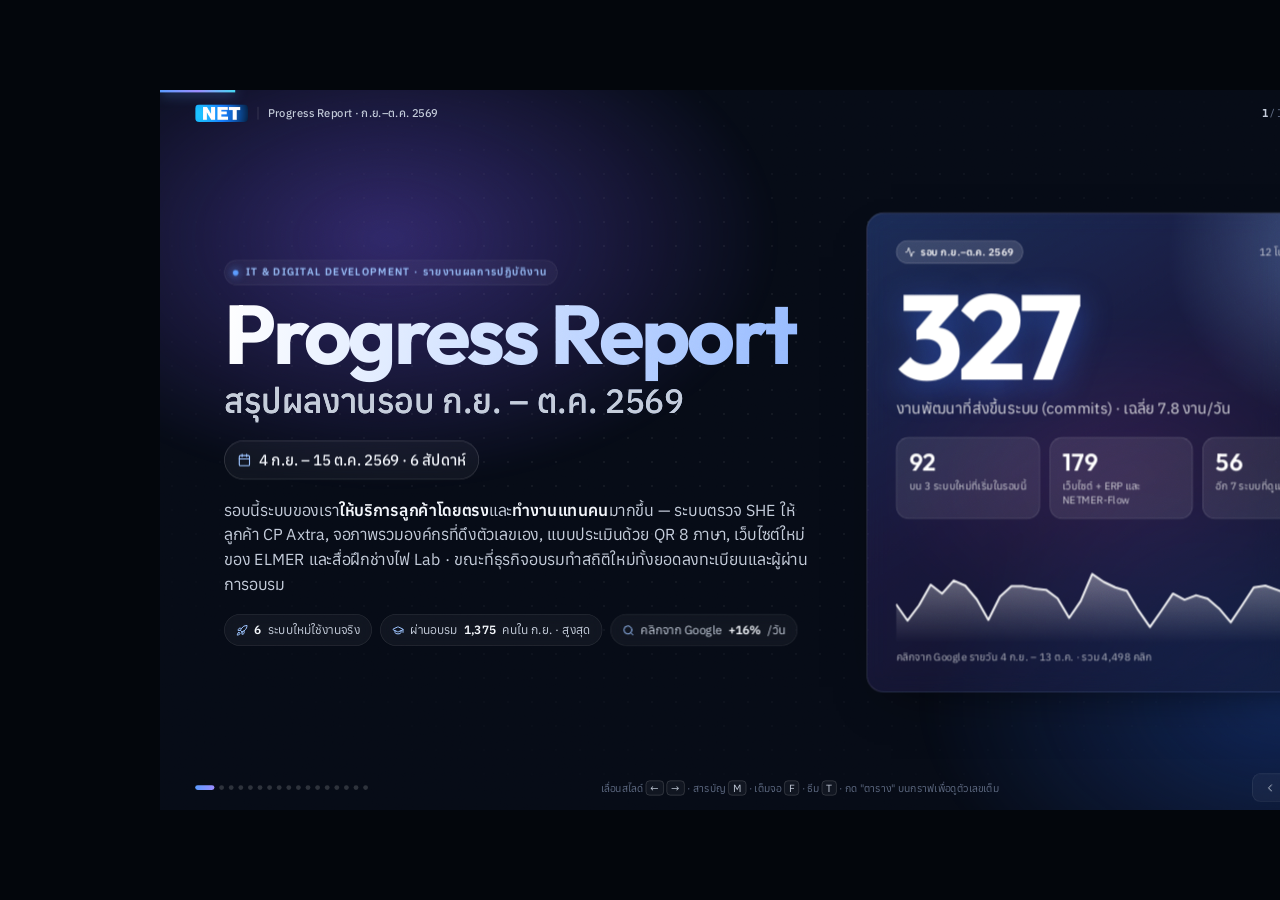
<file: index.html>
<!DOCTYPE html>
<html lang="th" data-theme="dark">
<head>
<meta charset="UTF-8" />
<meta name="viewport" content="width=device-width, initial-scale=1.0" />
<title>NET Energy · Progress Report · ก.ย.–ต.ค. 2569</title>
<meta name="description" content="รายงานผลการปฏิบัติงาน ฝ่าย IT & Digital Development · 4 ก.ย. – 15 ต.ค. 2569">
<script>
  // set the theme before first paint (no flash): ?theme= wins, then the viewer's last choice, else dark
  (function () { var t = (location.search.match(/[?&]theme=(light|dark)/) || [])[1]; if (!t) { try { t = localStorage.getItem('net-deck-theme'); } catch (e) { t = null; } } document.documentElement.setAttribute('data-theme', t === 'light' ? 'light' : 'dark'); })();
</script>
<link rel="preconnect" href="https://fonts.googleapis.com">
<link rel="preconnect" href="https://fonts.gstatic.com" crossorigin>
<link href="https://fonts.googleapis.com/css2?family=Anuphan:wght@300;400;500;600;700&family=Outfit:wght@300;400;500;600;700;800&display=swap" rel="stylesheet">
<link rel="stylesheet" href="css/deck.css">
</head>
<body>

<div class="viewport">
<div class="stage" id="stage">
  <svg width="0" height="0" style="position:absolute" aria-hidden="true"><defs><linearGradient id="ringGrad" x1="0" x2="1" y1="0" y2="1"><stop offset="0%" stop-color="#5fe0a0"/><stop offset="100%" stop-color="#5b9bff"/></linearGradient></defs></svg>

  <div class="progress"><div class="fill" id="progress-fill"></div></div>
  <div class="chrome-top">
    <div class="brand"><img src="assets/icons/net-wordmark.png" alt="NET"><span class="sep"></span>Progress Report · ก.ย.–ต.ค. 2569</div>
    <div class="right">
      <span class="counter"><b id="cur-num">1</b> <span>/ <span id="total-num">17</span></span></span>
      <button class="ibtn" id="theme-btn" title="สลับธีม (T)"><span data-icon="sun"></span></button>
      <button class="ibtn" id="menu-btn" title="สารบัญ (M)"><span data-icon="list"></span></button>
      <button class="ibtn" id="fs-btn" title="เต็มจอ (F)"><span data-icon="maximize"></span></button>
    </div>
  </div>

  <!-- ============ 1 · COVER ============ -->
  <section class="slide" data-title="ปกหน้า" data-nav-icon="presentation" data-aura="violet">
    <div class="s-inner">
      <div class="cover">
        <div>
          <div class="eyebrow" data-reveal>IT &amp; Digital Development · รายงานผลการปฏิบัติงาน</div>
          <h1 data-reveal>Progress Report<span class="th">สรุปผลงานรอบ ก.ย. – ต.ค. 2569</span></h1>
          <div class="date" data-reveal><span data-icon="calendar"></span> 4 ก.ย. – 15 ต.ค. 2569 · 6 สัปดาห์</div>
          <p class="lede" data-reveal>รอบนี้ระบบของเรา<b>ให้บริการลูกค้าโดยตรง</b>และ<b>ทำงานแทนคน</b>มากขึ้น — ระบบตรวจ SHE ให้ลูกค้า CP Axtra, จอภาพรวมองค์กรที่ดึงตัวเลขเอง, แบบประเมินด้วย QR 8 ภาษา, เว็บไซต์ใหม่ของ ELMER และสื่อฝึกช่างไฟ Lab · ขณะที่ธุรกิจอบรมทำสถิติใหม่ทั้งยอดลงทะเบียนและผู้ผ่านการอบรม</p>
          <div class="pills" data-reveal>
            <span class="pill"><span data-icon="rocket"></span> <b>6</b> ระบบใหม่ใช้งานจริง</span>
            <span class="pill"><span data-icon="graduation-cap"></span> ผ่านอบรม <b>1,375</b> คนใน ก.ย. · สูงสุด</span>
            <span class="pill"><span data-icon="search"></span> คลิกจาก Google <b>+16%</b>/วัน</span>
          </div>
        </div>
        <div class="card hero cover-card" data-reveal>
          <div class="row" style="justify-content:space-between;position:relative;z-index:1">
            <span class="badge" style="background:rgba(255,255,255,.14);color:#fff;border-color:rgba(255,255,255,.2)"><span data-icon="activity"></span> รอบ ก.ย.–ต.ค. 2569</span>
            <span style="font-size:13px;color:rgba(255,255,255,.72)">12 โปรเจกต์ · 42 วัน</span>
          </div>
          <div style="position:relative;z-index:1">
            <div class="hero-fig" data-count="327">327</div>
            <div class="hero-lbl">งานพัฒนาที่ส่งขึ้นระบบ (commits) · เฉลี่ย 7.8 งาน/วัน</div>
          </div>
          <div class="mini">
            <div><div class="v">92</div><div class="l">บน 3 ระบบใหม่ที่เริ่มในรอบนี้</div></div>
            <div><div class="v">179</div><div class="l">เว็บไซต์ + ERP และ NETMER-Flow</div></div>
            <div><div class="v">56</div><div class="l">อีก 7 ระบบที่ดูแลอยู่</div></div>
          </div>
          <div class="spark">
            <figure data-chart="coverSpark"></figure>
            <div class="cap">คลิกจาก Google รายวัน 4 ก.ย. – 13 ต.ค. · รวม 4,498 คลิก</div>
          </div>
        </div>
      </div>
    </div>
  </section>

  <!-- ============ 2 · AGENDA ============ -->
  <section class="slide" data-title="หัวข้อวันนี้" data-nav-icon="list">
    <div class="s-inner">
      <div class="s-head">
        <div class="eyebrow" data-reveal>Agenda</div>
        <h2 class="h" data-reveal>หัวข้อ<em>วันนี้</em></h2>
      </div>
      <div class="s-body agenda" style="grid-template-columns:repeat(3,1fr)">
        <div class="card ag" data-jump="3" data-reveal><div class="num">01</div><div class="itile"><span data-icon="chart-pie"></span></div><div class="t">สรุปสำหรับผู้บริหาร</div><div class="d">ตัวเลขหลักของรอบ และ 3 เรื่องที่ควรรู้</div><div class="ag-go"><span data-icon="arrow-right"></span> สไลด์ 3</div></div>
        <div class="card ag glow orange" data-jump="4" data-reveal><div class="num">02</div><div class="itile orange"><span data-icon="rocket"></span></div><div class="t">ระบบใหม่ 6 ระบบ + ลูกค้าองค์กร</div><div class="d">NET × AXTRA · จอภาพรวมองค์กร · QR ประเมิน · ป้ายดิจิทัล · เว็บ ELMER · ช่างไฟ Lab · LMS สำหรับ SDS</div><div class="ag-go"><span data-icon="arrow-right"></span> สไลด์ 4–11</div></div>
        <div class="card ag" data-jump="12" data-reveal><div class="num">03</div><div class="itile violet"><span data-icon="wrench"></span></div><div class="t">เว็บไซต์ NET + ERP</div><div class="d">เช็กชื่อ · Hybrid · เอกสารการสอน · ERP บนมือถือ · ผู้ช่วย AI · หน้าแรกใหม่</div><div class="ag-go"><span data-icon="arrow-right"></span> สไลด์ 12</div></div>
        <div class="card ag" data-jump="13" data-reveal><div class="num">04</div><div class="itile amber"><span data-icon="search"></span></div><div class="t">SEO · Google</div><div class="d">คลิก · อันดับ · หลักสูตรที่ติด-ไม่ติด · คำค้นที่ขยับขึ้น</div><div class="ag-go"><span data-icon="arrow-right"></span> สไลด์ 13–15</div></div>
        <div class="card ag" data-jump="16" data-reveal><div class="num">05</div><div class="itile aqua"><span data-icon="calendar"></span></div><div class="t">ไทม์ไลน์ · รอบถัดไป</div><div class="d">ลำดับงาน 6 สัปดาห์ และแผนรอบหน้า</div><div class="ag-go"><span data-icon="arrow-right"></span> สไลด์ 16–17</div></div>
        <div class="card soft ag" style="cursor:default;justify-content:center;gap:12px">
          <div class="row" style="gap:10px;font-size:14px;color:var(--muted)"><span data-icon="mouse-pointer-click"></span> ใช้งานสไลด์</div>
          <div class="kv"><span>เลื่อนสไลด์</span><b>← →</b></div>
          <div class="kv"><span>สารบัญ · เต็มจอ</span><b>M · F</b></div>
          <div class="kv"><span>ธีมสว่าง / มืด</span><b>T</b></div>
          <div class="kv"><span>ดูตัวเลขเต็มของกราฟ</span><b>ปุ่ม "ตาราง"</b></div>
        </div>
      </div>
    </div>
  </section>

  <!-- ============ 3 · EXECUTIVE SUMMARY ============ -->
  <section class="slide" data-title="สรุปสำหรับผู้บริหาร" data-nav-icon="chart-pie">
    <div class="s-inner">
      <div class="s-head">
        <div class="eyebrow" data-reveal>01 · Executive summary</div>
        <h2 class="h" data-reveal>สรุปสำหรับ<em>ผู้บริหาร</em></h2>
      </div>
      <div class="s-body stack">
        <div class="grid g4">
          <div class="card stat" data-reveal><div class="label"><span data-icon="chart-column"></span> งานพัฒนา (commits)</div><div class="value" data-count="327">327</div><div class="sub">12 โปรเจกต์ · 4 ก.ย. – 15 ต.ค.</div><div class="delta note"><span data-icon="activity"></span> 7.8 งาน/วัน · รอบก่อน 7.3</div></div>
          <div class="card stat glow orange" data-reveal><div class="label"><span data-icon="rocket"></span> ระบบใหม่ใช้งานจริง</div><div class="value" data-count="6">6</div><div class="sub">AXTRA Audit · จอภาพรวมองค์กร · QR ประเมิน · ป้ายดิจิทัล · เว็บ ELMER · ช่างไฟ Lab</div><div class="delta note"><span data-icon="briefcase"></span> + LMS ลูกค้า SDS บน dev</div></div>
          <div class="card stat glow aqua" data-reveal><div class="label"><span data-icon="graduation-cap"></span> ผู้ผ่านการอบรม · ก.ย.</div><div class="value" data-count="1375">1,375</div><div class="sub">ลงทะเบียน 967 ใบ · ทั้งคู่สูงสุดตั้งแต่เปิดระบบ</div><div class="delta up"><span data-icon="trending-up"></span> +6% จาก ส.ค. (1,297)</div></div>
          <div class="card stat" data-reveal><div class="label"><span data-icon="search"></span> คลิกจาก Google · ก.ย.</div><div class="value" data-count="3637">3,637</div><div class="sub">เดือนที่ได้คลิกมากที่สุดตั้งแต่เปิดเว็บใหม่</div><div class="delta up"><span data-icon="trending-up"></span> +18% จาก ส.ค. (3,094)</div></div>
        </div>
        <div class="grid g3 fill">
          <div class="card" data-reveal>
            <div class="card-head"><div class="itile orange"><span data-icon="briefcase"></span></div><div><div class="t">1 · บริการลูกค้าโดยตรง</div><div class="s">92 commits บน 3 ระบบใหม่</div></div></div>
            <ul class="blist tight">
              <li><div class="itile sm orange"><span data-icon="store"></span></div><div><b>NET × AXTRA SHE Audit</b> ขึ้นจริง 15 ก.ย. — แผนตรวจ 239 สาขา Lotus's ถึง พ.ย.</div></li>
              <li><div class="itile sm orange"><span data-icon="graduation-cap"></span></div><div><b>LMS สำหรับ SDS</b> — ข้อเสนอผ่าน สร้างระบบจริงบน dev แล้ว รอข้อมูลลูกค้า</div></li>
              <li><div class="itile sm orange"><span data-icon="globe"></span></div><div><b>www.elmer-int.com</b> เว็บใหม่ของ ELMER ขึ้นจริง 7 ต.ค.</div></li>
              <li><div class="itile sm orange"><span data-icon="zap"></span></div><div><b>ช่างไฟ Lab by NET</b> — สื่อฝึกสอบช่างไฟฟ้าแบบเกม ทฤษฎี + ปฏิบัติ 3 มิติ</div></li>
            </ul>
          </div>
          <div class="card" data-reveal>
            <div class="card-head"><div class="itile"><span data-icon="tv"></span></div><div><div class="t">2 · ตัวเลขขึ้นจอเอง</div><div class="s">NETMER-Flow · ERP · Document Flow</div></div></div>
            <ul class="blist tight">
              <li><div class="itile sm"><span data-icon="layout-dashboard"></span></div><div><b>จอภาพรวมองค์กร 6 หน้า</b> ดึงเองจาก ERP · Doc Flow · CP Passport</div></li>
              <li><div class="itile sm"><span data-icon="monitor"></span></div><div><b>ป้ายดิจิทัล</b> แทนชีตที่ต้องพิมพ์ทุกวัน — ยอดผู้อบรมสะสมอัปเดตเอง</div></li>
              <li><div class="itile sm"><span data-icon="qr-code"></span></div><div><b>ประเมินด้วย QR 8 ภาษา</b> แทน Google Form · คะแนนตรงชีตเดิม 100%</div></li>
            </ul>
          </div>
          <div class="card" data-reveal>
            <div class="card-head"><div class="itile amber"><span data-icon="trending-up"></span></div><div><div class="t">3 · ธุรกิจ + SEO โตต่อ</div><div class="s">Firestore · Google Search Console</div></div></div>
            <ul class="blist tight">
              <li><div class="itile sm amber"><span data-icon="calendar"></span></div><div><b>ต.ค. เปิด 114 รอบ</b> มากที่สุดตั้งแต่เปิดระบบ — In-house 47 รอบ (ก.ย. 19)</div></li>
              <li><div class="itile sm amber"><span data-icon="search"></span></div><div><b>คลิก Google +16%/วัน</b> · หลักสูตร 49/54 อยู่หน้าแรก · คำทั่วไปเริ่มติด</div></li>
              <li><div class="itile sm amber"><span data-icon="trending-up"></span></div><div><b>"อบรมดับเพลิงขั้นต้น"</b> อันดับ 36 → 6 · หน้าจังหวัดเชียงใหม่ คลิก 22 → 67</div></li>
            </ul>
          </div>
        </div>
      </div>
      <div class="s-foot"><b>ที่มา</b> git history 12 repos · Firestore (registrations / trainingRecords / trainingSchedules) ณ 15 ต.ค. · Google Search Console API</div>
    </div>
  </section>

  <!-- ============ 4 · NEW SYSTEMS OVERVIEW ============ -->
  <section class="slide" data-title="ระบบใหม่รอบนี้" data-nav-icon="rocket" data-aura="orange">
    <div class="s-inner">
      <div class="s-head">
        <div class="eyebrow orange" data-reveal>02 · ระบบใหม่</div>
        <h2 class="h" data-reveal>ระบบใหม่<em>รอบนี้</em></h2>
      </div>
      <div class="s-body bento">
        <div class="card b b1 glow orange" data-jump="5" data-reveal>
          <div class="top"><div class="itile lg orange"><span data-icon="store"></span></div><div><h4>NET × AXTRA SHE Audit</h4><div class="card-sub">บริการตรวจ SHE ให้ลูกค้า CP Axtra</div></div><span class="badge live">ใช้งานจริง 15 ก.ย.</span></div>
          <p>ตรวจบนมือถือที่สาขา Lotus's · รายงานตามแบบลูกค้า · ติดตามจนปิดประเด็น</p>
          <div class="kpi"><span class="bignum" data-count="239">239</span><span>สาขาในแผนเข้าตรวจ<br>ก.ย.–พ.ย. · ผู้ตรวจ 5 คน</span></div>
        </div>
        <div class="card b b2 glow" data-jump="6" data-reveal>
          <div class="top"><div class="itile lg"><span data-icon="tv"></span></div><div><h4>จอภาพรวมองค์กร (NET Board)</h4><div class="card-sub">ห้องผู้บริหาร + จอส่วนกลางให้พนักงาน · NETMER-Flow</div></div><span class="badge live">ใช้งานจริง 10 ต.ค.</span></div>
          <p>รอบไหนคนไม่ถึงขั้นต่ำ ทีมวันนี้ ภาพรวมเดือน ลูกค้า การเงิน — ดึงจาก 3 ระบบอัตโนมัติ ไม่มีใครต้องกรอก</p>
          <div class="kpi"><span class="bignum">6</span><span>หน้า · สร้างเสร็จใน 6 วัน<br>(5–10 ต.ค.)</span></div>
        </div>
        <div class="card b b3" data-jump="7" data-reveal>
          <div class="top"><div class="itile violet"><span data-icon="qr-code"></span></div><span class="badge live">9–15 ต.ค.</span></div>
          <h4>ประเมินด้วย QR + คลังข้อสอบ</h4>
          <p>แทน Google Form · ประเมินวิทยากรรายคน · ข้อสอบตรวจที่เซิร์ฟเวอร์</p>
          <div class="kpi"><span class="bignum">8</span><span>ภาษาสำหรับผู้อบรม</span></div>
        </div>
        <div class="card b b4" data-jump="8" data-reveal>
          <div class="top"><div class="itile aqua"><span data-icon="monitor"></span></div><span class="badge live">10–15 ก.ย.</span></div>
          <h4>ป้ายดิจิทัลโถงต้อนรับ</h4>
          <p>ยอดผู้อบรมสะสมอัปเดตเอง · ประกาศด่วน · อากาศ · อัลบั้ม</p>
          <div class="kpi"><span class="bignum" data-count="261333">261,333</span><span>คน<br>ยอดสะสม</span></div>
        </div>
        <div class="card b b5" data-jump="9" data-reveal>
          <div class="top"><div class="itile amber"><span data-icon="globe"></span></div><span class="badge live">7 ต.ค.</span></div>
          <h4>เว็บไซต์ ELMER</h4>
          <p>www.elmer-int.com · ที่ปรึกษา + ดูแลระบบบำบัดน้ำเสีย</p>
          <div class="kpi"><span class="bignum">98</span><span>หน้า · URL เดิม<br>redirect ครบ 87</span></div>
        </div>
        <div class="card b b6" data-jump="10" data-reveal>
          <div class="top"><div class="itile"><span data-icon="zap"></span></div><span class="badge live">ใช้งานได้แล้ว</span></div>
          <h4>ช่างไฟ Lab by NET</h4>
          <p>สื่อฝึกสอบช่างไฟฟ้าภายในอาคารแบบเกม · ทฤษฎี + ปฏิบัติ 3 มิติ</p>
          <div class="kpi"><span class="bignum">42</span><span>ข้อฝึกทฤษฎี<br>+ ปฏิบัติ 7 ขั้น</span></div>
        </div>
        <div class="card b" data-jump="11" data-reveal style="grid-column:span 12;flex-direction:row;align-items:center;gap:18px;padding:16px 22px">
          <div class="itile lg"><span data-icon="graduation-cap"></span></div>
          <div style="flex:1"><h4 style="margin:0">NET LMS สำหรับลูกค้าองค์กร (SDS) <span class="badge dev" style="margin-left:8px;vertical-align:2px">dev · รอข้อมูลลูกค้า</span></h4><p>ระบบจัดการอบรมความปลอดภัยเฉพาะองค์กร — ข้อเสนอผ่านแล้ว สร้างระบบจริงบน dev ใน 4 วัน (22–25 ก.ย.) · 34 หน้าจอ · 8 บทบาท</p></div>
          <div class="ag-go" style="border:0;padding:0;margin:0;color:var(--muted);font-size:13px;display:flex;gap:6px;align-items:center"><span data-icon="arrow-right"></span> สไลด์ 11</div>
        </div>
      </div>
      <div class="s-foot"><b>คลิกการ์ด</b> เพื่อดูรายละเอียดแต่ละระบบ · ภาพหน้าจอในสไลด์ถัดไปใช้ข้อมูลทดสอบ/ข้อมูลจำลอง ไม่มีข้อมูลส่วนบุคคลจริง</div>
    </div>
  </section>

  <!-- ============ 5 · NET × AXTRA SHE AUDIT ============ -->
  <section class="slide" data-title="ใหม่ · NET × AXTRA SHE Audit" data-nav-icon="store" data-aura="orange">
    <div class="s-inner">
      <div class="s-head">
        <div class="eyebrow orange" data-reveal>02 · ระบบใหม่ 1/7</div>
        <h2 class="h" data-reveal>NET × AXTRA <em>SHE Audit</em></h2>
      </div>
      <div class="s-body sys rev">
        <div class="media" data-reveal>
          <div class="browser" style="height:430px;margin-right:110px">
            <div class="bar"><i></i><i></i><i></i><span class="url"><span data-icon="lock"></span> cp-axtra-audit · แดชบอร์ดผู้ดูแล</span></div>
            <div class="view"><img src="assets/screenshots/cpaxtra-dashboard.png" alt="แดชบอร์ด NET × AXTRA" style="object-position:left top"><span class="sample-tag">ข้อมูลทดสอบ</span></div>
          </div>
          <div class="phone" style="position:absolute;right:0;top:120px;width:210px"><div class="screen"><img src="assets/screenshots/cpaxtra-checklist.png" alt="เช็คลิสต์บนมือถือ"></div></div>
          <div class="facts" style="margin-right:230px">
            <div class="fact"><div class="v">239</div><div class="l">สาขาในแผน ก.ย.–พ.ย. · ผู้ตรวจ 5 คน</div></div>
            <div class="fact"><div class="v">284<small>ข้อ</small></div><div class="l">เช็คลิสต์ SHE 15 Module (+ FM-Mall 76 ข้อ)</div></div>
            <div class="fact"><div class="v">311</div><div class="l">ด่านทดสอบอัตโนมัติก่อนขึ้นระบบ</div></div>
          </div>
        </div>
        <div class="copy">
          <div class="pitch" data-reveal>ผู้ตรวจ (จป.วิชาชีพของ NET) กรอกครั้งเดียวที่หน้างาน — หลังบ้านได้คะแนน รายงาน และติดตามการแก้ไขจนปิดประเด็น
            <span>บริการตรวจประเมิน SHE Compliance ให้ลูกค้า CP Axtra · ขึ้นระบบจริง 15 ก.ย. หนึ่งวันหลังเริ่มเขียน · 40 commits</span></div>
          <ul class="blist" data-reveal>
            <li><div class="itile sm orange"><span data-icon="smartphone"></span></div><div><span class="k">ใช้ได้แม้ไม่มีสัญญาณ</span>ผู้จัดการสาขาเซ็นรับบนเครื่อง · ข้อที่สาขาไม่มีตั้งเป็น N/A ให้เอง</div></li>
            <li><div class="itile sm orange"><span data-icon="gauge"></span></div><div><span class="k">คะแนนถ่วงน้ำหนักความเสี่ยง</span>Critical Override · กำหนดแก้ไข 1/7/30/60 วัน · คะแนน FM-Mall ตรงกับไฟล์ตัวอย่างของลูกค้า</div></li>
            <li><div class="itile sm orange"><span data-icon="file-spreadsheet"></span></div><div><span class="k">รายงานตามแบบลูกค้า</span>Excel กรอกลงฟอร์ม Appendix 3 ของลูกค้า · PDF โลโก้ CP AXTRA + NET · สาขาส่งรูปหลังแก้ผ่านลิงก์ในอีเมลโดยไม่ต้องล็อกอิน</div></li>
          </ul>
        </div>
      </div>
      <div class="s-foot"><b>สถานะ</b> ใช้งานจริงตั้งแต่ 15 ก.ย. · deploy อัตโนมัติผ่าน CI · การส่งอีเมล/LINE อัตโนมัติยังปิดไว้ (ตอนนี้ดาวน์โหลดอีเมลไปส่งเอง)</div>
    </div>
  </section>

  <!-- ============ 6 · EXEC BOARD ============ -->
  <section class="slide" data-title="ใหม่ · จอภาพรวมองค์กร" data-nav-icon="tv" data-aura="violet">
    <div class="s-inner">
      <div class="s-head">
        <div class="eyebrow orange" data-reveal>02 · ระบบใหม่ 2/7</div>
        <h2 class="h" data-reveal><em>จอภาพรวมองค์กร</em> (NET Board)</h2>
      </div>
      <div class="s-body sys rev" style="grid-template-columns:1.2fr 1fr">
        <div class="media" data-reveal>
          <div class="tv" style="width:716px"><div class="screen" style="aspect-ratio:1450/1080"><img src="assets/screenshots/exec-board-decide.png" alt="จอภาพรวมองค์กร หน้า ตัดสินใจ"><span class="sample-tag">ภาพตัวอย่าง · ข้อมูลจำลอง</span></div><div class="stand"></div></div>
        </div>
        <div class="copy">
          <div class="flow" data-reveal>
            <div class="src">
              <div class="node"><span data-icon="database"></span><div>ERP (NET-workspace)<small>รอบ · ผู้อบรม · ลูกค้า</small></div></div>
              <div class="node"><span data-icon="receipt"></span><div>NET Document Flow<small>ยอดขาย · ลูกหนี้</small></div></div>
              <div class="node"><span data-icon="id-card"></span><div>CP Safety Passport<small>ศูนย์ 011 ผ่าน ERP</small></div></div>
            </div>
            <div class="arrow"><svg viewBox="0 0 46 120" fill="none" stroke="currentColor" stroke-width="2" stroke-linecap="round"><path d="M4 18 C24 18 24 60 40 60"/><path d="M4 60 H40"/><path d="M4 102 C24 102 24 60 40 60"/><path d="m34 54 6 6-6 6"/></svg></div>
            <div class="dst"><b>จอภาพรวมองค์กร</b><span>6 หน้า · อัปเดตเอง · ใช้ทั้งห้องผู้บริหารและจอส่วนกลางให้พนักงานทุกคนดู (บางหน้าอาจไม่แสดง) · มีสวิตช์ซ่อนยอดเงิน/ชื่อลูกค้า</span></div>
          </div>
          <div class="facts" data-reveal>
            <div class="fact"><div class="v">6<small>วัน</small></div><div class="l">จากเริ่มจนขึ้นจริง (5–10 ต.ค.)</div></div>
            <div class="fact"><div class="v">~3<small>/วัน</small></div><div class="l">รอบวิกฤตที่ระบบเตือน (ทดสอบย้อนหลัง ก.ค.–ต.ค.)</div></div>
            <div class="fact"><div class="v">$16<span class="arrow">→</span>~$5</div><div class="l">ค่าระบบต่อเดือนหลังลดการอ่านข้อมูล (ประมาณการ)</div></div>
          </div>
          <ul class="blist tight" data-reveal>
            <li><div class="itile sm violet"><span data-icon="triangle-alert"></span></div><div><b>รอบที่คนไม่ถึงขั้นต่ำ</b> — บอกวันตัดสินใจ คาดการณ์จำนวนคน แนะนำรวมรอบ (ถูก 52% ณ วันตัดสินใจ · ตัวชี้วัดเดิม 36%)</div></li>
            <li><div class="itile sm violet"><span data-icon="users"></span></div><div><b>ทีมอบรมวันนี้</b> + คนลาทุกแผนก + กำลังคน 10 วันทำงานข้างหน้า</div></li>
            <li><div class="itile sm violet"><span data-icon="palette"></span></div><div>ปรับดีไซน์ 4 รอบตามที่ผู้บริหารเลือกจากภาพจริง (โทน control room)</div></li>
          </ul>
          <div class="chips" data-reveal>
            <span class="chip"><b>1</b> ตัดสินใจ</span><span class="chip off"><b>2</b> ลงผลระบบปลายทาง</span><span class="chip"><b>3</b> ทีมอบรมวันนี้</span><span class="chip"><b>4</b> ภาพรวมเดือน</span><span class="chip"><b>5</b> ลูกค้า</span><span class="chip"><b>6</b> การเงิน</span>
          </div>
        </div>
      </div>
      <div class="s-foot"><b>สถานะ</b> ใช้งานจริง 10 ต.ค. · หน้า 2 รอประกาศใช้เช็คลิสต์ TOR · 34 + 19 + 5 commits (จอ · ฟีด ERP · ฟีด Doc Flow)</div>
    </div>
  </section>

  <!-- ============ 7 · QR EVALUATION + EXAM ============ -->
  <section class="slide" data-title="ใหม่ · ประเมินด้วย QR + คลังข้อสอบ" data-nav-icon="qr-code" data-aura="violet">
    <div class="s-inner">
      <div class="s-head">
        <div class="eyebrow orange" data-reveal>02 · ระบบใหม่ 3/7</div>
        <h2 class="h" data-reveal>ประเมินด้วย <em>QR</em> + คลังข้อสอบ</h2>
      </div>
      <div class="s-body sys rev" style="grid-template-columns:1.12fr 1fr">
        <div class="media" data-reveal>
          <div class="card flush" style="height:250px;background:#fff"><img src="assets/screenshots/qr-posters.png" alt="โปสเตอร์ QR แบบทดสอบ (น้ำเงิน) และแบบประเมิน (ส้ม)" style="width:100%;height:100%;object-fit:contain;display:block"></div>
          <div class="row" style="gap:18px;align-items:flex-start;flex:1;min-height:0">
            <div class="phone" style="width:168px"><div class="screen"><img src="assets/screenshots/exam-mobile.png" alt="หน้าทำแบบทดสอบบนมือถือ"></div></div>
            <div class="browser" style="flex:1;align-self:stretch">
              <div class="bar"><i></i><i></i><i></i><span class="url"><span data-icon="lock"></span> ERP · โหมดนำเสนอผลประเมิน</span></div>
              <div class="view"><img src="assets/screenshots/eval-present.png" alt="สไลด์สรุปผลประเมิน" style="object-position:center"></div>
            </div>
          </div>
        </div>
        <div class="copy">
          <div class="facts" data-reveal>
            <div class="fact"><div class="v">9.26</div><div class="l">คะแนนเฉลี่ย 318 รุ่น · 7,725 คน (ม.ค. 68 – ต.ค. 69)</div></div>
            <div class="fact"><div class="v">100%</div><div class="l">คะแนนที่ระบบคำนวณตรงกับชีตเดิม 1,761/1,761</div></div>
            <div class="fact"><div class="v">36<small>ชุด</small></div><div class="l">ข้อสอบเดิมเข้าคลังแล้ว (ร่าง รอตรวจ)</div></div>
          </div>
          <ul class="blist" data-reveal>
            <li><div class="itile sm violet"><span data-icon="languages"></span></div><div><span class="k">ผู้อบรมสแกนแล้วทำได้ทันที 8 ภาษา</span>ไทย อังกฤษ พม่า เขมร ลาว เวียดนาม จีน ญี่ปุ่น · QR ต่อรอบ/ต่อห้อง · ประเมินวิทยากรแยกรายคน · โปสเตอร์ข้อสอบสีน้ำเงิน ประเมินสีส้ม กันสแกนผิด</div></li>
            <li><div class="itile sm violet"><span data-icon="chart-pie"></span></div><div><span class="k">ผลออกมาพร้อมใช้</span>หน้าวิเคราะห์ 7 แท็บ · Excel 11 ชีต · โหมดนำเสนอในที่ประชุม · การ์ดสรุปรายวันส่งเข้า LINE · AI สรุปความเห็นรายเดือน</div></li>
            <li><div class="itile sm violet"><span data-icon="file-check"></span></div><div><span class="k">คลังข้อสอบ</span>นำเข้าไฟล์ Word/PDF (AI จัดโครง แต่คนต้องตรวจก่อนใช้) · ตรวจคะแนนที่เซิร์ฟเวอร์ ไม่ส่งเฉลยไปที่มือถือ · รายชื่อวิทยากรชุดเดียวทั้งระบบ 62 → 41</div></li>
          </ul>
        </div>
      </div>
      <div class="s-foot"><b>สถานะ</b> ใช้งานจริง 9–15 ต.ค. · คำตอบผ่าน QR เริ่มเข้า 12 ต.ค. · LINE ส่งการ์ดอัตโนมัติทำเสร็จแต่ยังปิด (รอเลือกกลุ่ม) · คำแปลพม่า/เขมร/ลาว รอเจ้าของภาษาตรวจ</div>
    </div>
  </section>

  <!-- ============ 8 · SIGNAGE ============ -->
  <section class="slide" data-title="ใหม่ · ป้ายดิจิทัล" data-nav-icon="monitor" data-aura="aqua">
    <div class="s-inner">
      <div class="s-head">
        <div class="eyebrow orange" data-reveal>02 · ระบบใหม่ 4/7</div>
        <h2 class="h" data-reveal><em>ป้ายดิจิทัล</em>โถงต้อนรับ</h2>
      </div>
      <div class="s-body sys" style="grid-template-columns:1.05fr 1fr">
        <div class="media" data-reveal style="flex-direction:row;gap:18px">
          <div class="tv" style="width:330px;flex:none;align-self:flex-start"><div class="screen" style="aspect-ratio:690/1080"><img src="assets/screenshots/signage-counter.png" alt="ป้ายดิจิทัล ยอดผู้ผ่านการอบรมสะสม"></div></div>
          <div class="stack" style="flex:1;min-width:0">
            <div class="card flush" style="aspect-ratio:1130/690"><img src="assets/screenshots/signage-weather.png" alt="น้อง NET รายงานอากาศ" style="width:100%;height:100%;object-fit:cover;display:block"></div>
            <div class="card soft" style="padding:16px 18px">
              <div class="kv"><span>ยอดผู้ผ่านการอบรมสะสม</span><b>อัปเดตเอง</b></div>
              <div class="kv"><span>หลักสูตรที่อบรมวันนี้</span><b>จากแผนอบรม</b></div>
              <div class="kv"><span>อากาศ · คุณภาพอากาศ · สื่อ/ประกาศ</span><b>ตามเวลา</b></div>
            </div>
          </div>
        </div>
        <div class="copy">
          <div class="pitch" data-reveal>จอโถงต้อนรับอ่านแผนอบรมจากระบบโดยตรง — ไม่ต้องพิมพ์ตัวเลขลง Google Sheet ซ้ำทุกวัน
            <span>แทน Google Apps Script + Google Sheet เดิม</span></div>
          <div class="facts" data-reveal>
            <div class="fact"><div class="v">261,333</div><div class="l">ยอดผู้ผ่านการอบรมสะสมบนจอ (11 ก.ย.)</div></div>
            <div class="fact"><div class="v">98.4%</div><div class="l">จัดหมวดหลักสูตรเองตรงกับที่ทีมเคยติดป้าย</div></div>
            <div class="fact"><div class="v">4<small>แท็บ</small></div><div class="l">หลังบ้าน ทีมอบรมจัดการเองบนมือถือได้</div></div>
          </div>
          <ul class="blist bul aqua" data-reveal>
            <li><div>ตั้งเวลาสื่อได้หลายช่วงต่อวัน / ทุก N นาที · เพลงพื้นหลังต่อเนื่อง</div></li>
            <li><div><b>ประกาศด่วน/ฉุกเฉินพร้อมไซเรน</b> · สั่งเล่นทันทีทุกจอ · จอในห้องอบรม</div></li>
            <li><div>น้องโอบอ้อมรายงานอากาศ · อัลบั้ม NET Moments อัปจากมือถือ ลบเองใน 7 วัน</div></li>
          </ul>
        </div>
      </div>
      <div class="s-foot"><b>สถานะ</b> ใช้งานจริง 10–15 ก.ย. · 11 commits</div>
    </div>
  </section>

  <!-- ============ 9 · ELMER WEBSITE ============ -->
  <section class="slide" data-title="ใหม่ · เว็บไซต์ ELMER" data-nav-icon="globe" data-aura="aqua">
    <div class="s-inner">
      <div class="s-head">
        <div class="eyebrow orange" data-reveal>02 · ระบบใหม่ 5/7</div>
        <h2 class="h" data-reveal>เว็บไซต์ <em>ELMER</em> Integrations</h2>
      </div>
      <div class="s-body sys rev" style="grid-template-columns:1.25fr 1fr">
        <div class="media" data-reveal>
          <div class="browser" style="height:404px">
            <div class="bar"><i></i><i></i><i></i><span class="url"><span data-icon="lock"></span> www.elmer-int.com</span></div>
            <div class="view"><img src="assets/screenshots/elmer-home.png" alt="หน้าแรก elmer-int.com"></div>
          </div>
          <div class="grid g2" style="gap:16px;flex:1;min-height:0">
            <div class="browser"><div class="bar"><i></i><i></i><i></i><span class="url">/projects</span></div><div class="view"><img src="assets/screenshots/elmer-projects.png" alt="หน้าผลงาน"></div></div>
            <div class="browser"><div class="bar"><i></i><i></i><i></i><span class="url">/esg</span></div><div class="view"><img src="assets/screenshots/elmer-esg.png" alt="หน้า ESG"></div></div>
          </div>
        </div>
        <div class="copy">
          <div class="pitch" data-reveal>เน้นธุรกิจหลัก — ที่ปรึกษาและทีมดูแลระบบบำบัดน้ำเสีย (O&amp;M) เพื่อหาลูกค้าใหม่และสร้างความน่าเชื่อถือ
            <span>แทนเว็บ PHP เดิม · ทำแบบให้เลือก 3 แบบ — เจ้าของเลือก "Blend" + มาสคอตน้องน้ำ · 29 commits ใน 8 วัน (30 ก.ย. – 7 ต.ค.)</span></div>
          <div class="facts" data-reveal>
            <div class="fact"><div class="v">20</div><div class="l">ผลงาน · 6 บริการ · 11 สินค้า</div></div>
            <div class="fact"><div class="v">87</div><div class="l">URL เดิม redirect ครบ ไม่เสียอันดับ Google</div></div>
            <div class="fact"><div class="v">98</div><div class="l">หน้า ตรวจบนจอมือถือ 360px ไม่ล้น</div></div>
          </div>
          <ul class="blist bul" data-reveal>
            <li><div>บทความเดิม <b>46 เรื่อง</b> ย้ายมาครบ · รูปงานจริง 145 ภาพ + ทีม 45 ภาพ</div></li>
            <li><div>หน้า <b>/esg</b> สารจาก Founder &amp; CEO + ESG บนหน้าแรก</div></li>
            <li><div>ฟอร์มติดต่อเก็บเข้าระบบ · แก้ข้อมูลติดต่อเองจากหลังบ้าน</div></li>
            <li><div>ย้ายโดเมนผ่าน Cloudflare — อีเมล Google Workspace ใช้ได้ตามเดิม</div></li>
          </ul>
        </div>
      </div>
      <div class="s-foot"><b>สถานะ</b> ใช้งานจริง 7 ต.ค. 19:50 · ถัดไป: ผูก Google Search Console + sitemap · บัญชีแอดมินให้พนักงาน ELMER · ยืนยันที่อยู่บริษัท</div>
    </div>
  </section>

  <!-- ============ 10 · ELECTRICIAN LAB ============ -->
  <section class="slide" data-title="ใหม่ · ช่างไฟ Lab by NET" data-nav-icon="zap" data-aura="amber">
    <div class="s-inner">
      <div class="s-head">
        <div class="eyebrow orange" data-reveal>02 · ระบบใหม่ 6/7</div>
        <h2 class="h" data-reveal>ช่างไฟ <em>Lab</em> by NET</h2>
      </div>
      <div class="s-body sys rev" style="grid-template-columns:1.2fr 1fr">
        <div class="media" data-reveal>
          <div class="browser" style="height:370px">
            <div class="bar"><i></i><i></i><i></i><span class="url"><span data-icon="lock"></span> net-elec-lv1-2569.web.app</span></div>
            <div class="view"><img src="assets/screenshots/elec-lab-home.png" alt="ช่างไฟ Lab by NET หน้าหลัก"></div>
          </div>
          <div class="grid g2" style="gap:16px;flex:1;min-height:0">
            <div class="browser"><div class="bar"><i></i><i></i><i></i><span class="url">ฝึกปฏิบัติ · แผง 3 มิติ</span></div><div class="view"><img src="assets/screenshots/elec-lab-3d.png" alt="ฝึกปฏิบัติบนแผงฝึก 3 มิติ" style="object-position:center"></div></div>
            <div class="browser"><div class="bar"><i></i><i></i><i></i><span class="url">ฝึกทฤษฎี</span></div><div class="view"><img src="assets/screenshots/elec-lab-theory.png" alt="ฝึกทฤษฎี"></div></div>
          </div>
        </div>
        <div class="copy">
          <div class="pitch" data-reveal>สื่อฝึกเตรียมความพร้อมสอบช่างไฟฟ้าภายในอาคารแบบเกม — ฝึกทั้งทฤษฎีและปฏิบัติได้จากมือถือหรือคอม
            <span>ใส่ชื่อแล้วเล่นได้ทันที · เก็บผลการฝึกและ XP ระดับช่าง · มีสมุดสูตรลัดทบทวนก่อนฝึก</span></div>
          <div class="facts" data-reveal>
            <div class="fact"><div class="v">42<small>ข้อ</small></div><div class="l">แบบฝึกจับเวลา 42 นาที · เป้าหมาย 26 ข้อ</div></div>
            <div class="fact"><div class="v">7<small>ขั้น</small></div><div class="l">ฝึกปฏิบัติบนแผงฝึก 3 มิติ 120 × 120 ซม.</div></div>
            <div class="fact"><div class="v">3<small>หมวด</small></div><div class="l">ฝึกเฉลยทันที ชุดละ 10 ข้อ</div></div>
          </div>
          <ul class="blist bul" data-reveal>
            <li><div><b>หมวดข้อสอบ</b> ความรู้ทั่วไปและมาตรฐานการติดตั้ง (17) · อุปกรณ์ป้องกันและความปลอดภัย (12) · สายไฟ เครื่องวัด และการคำนวณ (13)</div></li>
            <li><div><b>ฝึกปฏิบัติ</b> เริ่มจากรู้จักแบบ แล้วทำตามขั้นบนแผงฝึกเสมือนจริง</div></li>
            <li><div>อ้างอิงรูปแบบการทดสอบจริง 60 ข้อ · 1 ชม. · ผ่าน 36 ข้อขึ้นไป</div></li>
          </ul>
        </div>
      </div>
      <div class="s-foot"><b>สถานะ</b> ใช้งานได้แล้ว · อัปเดตล่าสุด 12 ต.ค. · สื่อฝึกของศูนย์ NET ไม่เกี่ยวข้องกับการทดสอบของหน่วยงานราชการ</div>
    </div>
  </section>

  <!-- ============ 11 · SDS LMS ============ -->
  <section class="slide" data-title="ใหม่ · LMS ลูกค้าองค์กร (SDS)" data-nav-icon="graduation-cap" data-aura="violet">
    <div class="s-inner">
      <div class="s-head">
        <div class="eyebrow orange" data-reveal>02 · ระบบใหม่ 7/7</div>
        <h2 class="h" data-reveal>NET LMS สำหรับ <em>SDS</em></h2>
      </div>
      <div class="s-body sys">
        <div class="media" data-reveal>
          <div class="row" style="gap:22px;align-items:stretch;flex:1">
            <div class="lms-card" style="width:330px;flex:none;align-self:center">
              <div class="hd"><div class="lg">NET<span>LMS</span></div>
                <svg class="qr" viewBox="0 0 21 21" shape-rendering="crispEdges"><path fill="#0b1630" d="M0 0h7v7H0zM2 2v3h3V2zM14 0h7v7h-7zm2 2v3h3V2zM0 14h7v7H0zm2 2v3h3v-3zM9 0h2v2H9zm2 2h2v2h-2zM9 4h2v3H9zm0 5h3v2H9zm4 0h2v2h-2zm4 0h4v2h-4zM8 12h2v2H8zm4 0h3v2h-3zm5 1h2v3h-2zm-8 3h2v2H9zm4 0h2v5h-2zm-4 3h3v2H9zm8 0h4v2h-4z"/></svg>
              </div>
              <div class="who">บัตรอบรมความปลอดภัย · ตัวอย่างข้อมูลสมมติ<b>สมชาย ปลอดภัยดี</b>ช่างบริการ · รหัส SV-000001</div>
              <div class="mods">
                <div class="mod" style="background:#15803d"><b>R</b>สารทำความเย็น<br>ใช้งานได้</div>
                <div class="mod" style="background:#ea580c"><b>H</b>ทำงานบนที่สูง<br>ใกล้หมดอายุ</div>
                <div class="mod" style="background:#ca8a04"><b>E</b>ไฟฟ้า<br>ใช้งานได้</div>
                <div class="mod" style="background:#dc2626"><b>F</b>อัคคีภัย<br>ใช้งานได้</div>
                <div class="mod" style="background:#2563eb"><b>T</b>ขับรถ<br>ใช้งานได้</div>
                <div class="mod" style="background:#475569"><b>+</b>e-Learning<br>คุมสอบด้วยกล้อง</div>
              </div>
              <div class="ft"><span>สแกน QR ตรวจสถานะบัตรได้</span><span>ภาพประกอบ</span></div>
            </div>
            <div class="stack" style="flex:1;gap:10px">
              <div class="node card soft" style="padding:12px 14px;flex:1;display:flex;flex-direction:column;justify-content:center"><span class="badge live">เสร็จ</span><div style="margin-top:6px;font-weight:600">ต้นแบบนำเสนอ</div><div class="small muted">16–21 ก.ย.</div></div>
              <div class="node card soft" style="padding:12px 14px;flex:1;display:flex;flex-direction:column;justify-content:center"><span class="badge live">ผ่าน</span><div style="margin-top:6px;font-weight:600">ข้อเสนอได้รับการตอบรับ</div><div class="small muted">ก่อน 22 ก.ย.</div></div>
              <div class="node card soft" style="padding:12px 14px;flex:1;display:flex;flex-direction:column;justify-content:center"><span class="badge dev">dev</span><div style="margin-top:6px;font-weight:600">ระบบจริงบน dev</div><div class="small muted">22–25 ก.ย. · ข้อมูลสมมติ</div></div>
              <div class="node card soft" style="padding:12px 14px;border-style:dashed;flex:1;display:flex;flex-direction:column;justify-content:center"><span class="badge wait">รอ</span><div style="margin-top:6px;font-weight:600">ข้อมูล + IT ฝั่งลูกค้า → ขึ้นจริง</div><div class="small muted">ขั้นถัดไป</div></div>
            </div>
          </div>
        </div>
        <div class="copy">
          <div class="pitch" data-reveal>ระบบจัดการอบรมความปลอดภัยเฉพาะองค์กร — ห้องเรียน · ออนไลน์สด · e-Learning คุมสอบด้วยกล้อง · บัตรอบรมมี QR · ผู้รับเหมาหลายชั้น
            <span>ฐานข้อมูลแยกต่อลูกค้า — ใช้ระบบเดียวกันขายลูกค้ารายถัดไปได้ · 23 commits + ต้นแบบใน ERP</span></div>
          <div class="facts" data-reveal>
            <div class="fact"><div class="v">34</div><div class="l">หน้าจอ · 8 บทบาทผู้ใช้</div></div>
            <div class="fact"><div class="v">57</div><div class="l">คำสั่งที่ตรวจสิทธิ์ฝั่งเซิร์ฟเวอร์</div></div>
            <div class="fact"><div class="v">0.2<small>วิ</small></div><div class="l">รับคนเพิ่ม 1,000 คน (เดิม 81 วิ ที่ 440 คน)</div></div>
          </div>
          <ul class="blist bul" data-reveal>
            <li><div><b>ระบบเสนอรอบอบรมให้</b> คนกดยืนยันครั้งเดียว · เช็กชื่อด้วยการสแกนบัตร</div></li>
            <li><div><b>เตือนล่วงหน้า 90/30/7/0 วัน</b> แล้วส่งต่อถึงผู้ประสานงาน/ผู้จัดการ</div></li>
            <li><div>ผู้รับเหมาเข้าด้วยรหัสช่าง + PIN · พนักงานจะใช้ Microsoft SSO</div></li>
            <li><div>ทดสอบไล่ทุกหน้า <b>208 หน้า × 11 บทบาท</b> ไม่มี error</div></li>
          </ul>
        </div>
      </div>
      <div class="s-foot"><b>สถานะ</b> dev เท่านั้น (ข้อมูลสมมติ) · ก่อนขึ้นจริง: IT ของลูกค้าตอบเรื่อง AD/MFA + ส่งข้อมูลพนักงาน/ประวัติอบรม · ตั้ง production · ทดสอบเจาะระบบโดยบุคคลที่สาม</div>
    </div>
  </section>

  <!-- ============ 12 · CORE: WEBSITE + ERP ============ -->
  <section class="slide" data-title="เว็บไซต์ NET + ERP" data-nav-icon="wrench">
    <div class="s-inner">
      <div class="s-head">
        <div class="eyebrow violet" data-reveal>03 · ระบบหลัก</div>
        <h2 class="h" data-reveal>เว็บไซต์ <em>NET</em> + ERP</h2>
      </div>
      <div class="s-body grid g-12">
        <div class="span-5 stack" data-reveal>
          <div class="browser fill"><div class="bar"><i></i><i></i><i></i><span class="url"><span data-icon="lock"></span> www.netenergy-tech.com</span></div><div class="view"><img src="assets/screenshots/net-home-2026-10.png" alt="หน้าแรกโฉมใหม่"></div></div>
          <div class="browser fill"><div class="bar"><i></i><i></i><i></i><span class="url"><span data-icon="lock"></span> netenergy-tech.com/esg</span></div><div class="view"><img src="assets/screenshots/net-esg.png" alt="หน้า ESG"></div></div>
        </div>
        <div class="span-7 card" data-reveal>
          <ul class="blist">
            <li><div class="itile sm violet"><span data-icon="user-check"></span></div><div><span class="k">เช็กชื่อผู้อบรมบนบอร์ดเดียว</span>ออนไลน์วางภาพ Zoom · ห้องเรียนใช้เครื่องอ่านบัตรประชาชน · เลขที่นั่งตามคนข้ามรอบติดกัน · ยอดเข้าอบรมส่งให้ NETMER-Flow ทุกวัน 17:00</div></li>
            <li><div class="itile sm violet"><span data-icon="layers"></span></div><div><span class="k">รูปแบบรอบที่ 3 "Hybrid" — ห้อง + ออนไลน์พร้อมกัน</span>ครบทั้งรอบอบรม · แบบประเมิน (2 QR) · เว็บไซต์ · NETMER-Flow</div></li>
            <li><div class="itile sm violet"><span data-icon="folder"></span></div><div><span class="k">เอกสารประกอบการสอน (Canva) เปิดได้ในคลิกเดียว</span>97 ไฟล์ ผูกกับ 54 หลักสูตร · ตรวจลิงก์เสียได้ 0 · กันลิงก์ซ้ำ</div></li>
            <li><div class="itile sm violet"><span data-icon="smartphone"></span></div><div><span class="k">ERP ใช้บนมือถือได้ทุกหน้า</span>ตรวจ 163 จุดใน 5 บทบาท · กันสร้างหลักสูตรซ้ำ (หลักสูตรซ่อน 18 → 11)</div></li>
            <li><div class="itile sm violet"><span data-icon="bot"></span></div><div><span class="k">ผู้ช่วย AI "โอบอ้อม" สำหรับลูกค้า</span>ลูกค้าที่ล็อกอินถามสถานะใบสมัคร/ใบประกาศ/ใบเสนอราคาของตัวเองได้ · ช่วยกรอกใบสมัคร · ผ่านชุดคำถามจริง 20/20 · prompt สั้นลง 71%</div></li>
            <li><div class="itile sm violet"><span data-icon="zap"></span></div><div><span class="k">หน้าแรกโฉมใหม่ + วิดีโอบริษัท + หน้า /esg 4 ภาษา</span>มือถือผ่านเกณฑ์ Core Web Vitals จากผู้ใช้จริง (LCP 1.9 วิ · INP 130 ms · CLS 0)</div></li>
          </ul>
        </div>
      </div>
      <div class="s-foot"><b>และ</b> ลูกค้าแก้โปรไฟล์/ที่อยู่ใบกำกับภาษีเองได้ ฟอร์มสมัครกรอกให้อัตโนมัติ (ผูกใบสมัครเก่า 4,218 ใบกับอีเมลลูกค้า) · หน้า /admin เป็นแดชบอร์ดธุรกิจ (ไม่มีตัวเลขเงิน)</div>
    </div>
  </section>

  <!-- ============ 13 · SEO OVERVIEW ============ -->
  <section class="slide" data-title="SEO · ภาพรวม" data-nav-icon="search" data-aura="amber">
    <div class="s-inner">
      <div class="s-head">
        <div class="eyebrow amber" data-reveal>04 · SEO 1/3</div>
        <h2 class="h" data-reveal id="seo-h1"><em>SEO</em> ภาพรวม</h2>
      </div>
      <div class="s-body stack">
        <div class="grid g4" id="seo-stats"></div>
        <div class="grid g-12 fill">
          <div class="card span-4" data-reveal><figure data-chart="seoMonthly" style="height:100%"></figure></div>
          <div class="card span-8" data-reveal style="display:flex;flex-direction:column"><figure data-chart="seoDaily" style="height:100%"></figure></div>
        </div>
        <ul class="blist" id="seo-insights" data-reveal style="display:grid;grid-template-columns:repeat(3,1fr);gap:16px"></ul>
      </div>
      <div class="s-foot" id="seo-foot"><b>ที่มา</b> Google Search Console API</div>
    </div>
  </section>

  <!-- ============ 14 · SEO BY COURSE ============ -->
  <section class="slide" data-title="SEO · แยกตามหลักสูตร" data-nav-icon="search" data-aura="amber">
    <div class="s-inner">
      <div class="s-head">
        <div class="eyebrow amber" data-reveal>04 · SEO 2/3</div>
        <h2 class="h" data-reveal id="seo-h2"><em>SEO</em> แยกตามหลักสูตร</h2>
      </div>
      <div class="s-body grid g-12">
        <div class="card span-7" data-reveal><figure data-chart="seoByCourse" style="height:100%"></figure></div>
        <div class="card span-5" data-reveal id="seo-movers"></div>
      </div>
      <div class="s-foot" id="seo-foot2"><b>วิธีจับคู่</b> คีย์เวิร์ด × หน้าที่ Google แสดง</div>
    </div>
  </section>

  <!-- ============ 15 · SEO GAPS + TIERS ============ -->
  <section class="slide" data-title="SEO · ที่ยังไม่ติดอันดับ" data-nav-icon="triangle-alert" data-aura="amber">
    <div class="s-inner">
      <div class="s-head">
        <div class="eyebrow amber" data-reveal>04 · SEO 3/3</div>
        <h2 class="h" data-reveal id="seo-h3"><em>SEO</em> สถานะการติดอันดับ</h2>
      </div>
      <div class="s-body grid g-12">
        <div class="card span-7" data-reveal id="seo-gaps"></div>
        <div class="span-5 stack" data-reveal>
          <div class="facts" id="seo-tiers" style="grid-template-columns:repeat(4,1fr)"></div>
          <div class="card fill">
            <h4>หลักสูตรที่ยังไม่อยู่หน้าแรก</h4>
            <div id="seo-tierlist" style="margin-top:6px"></div>
          </div>
        </div>
      </div>
      <div class="s-foot" id="seo-foot3"><b>เกณฑ์</b></div>
    </div>
  </section>

  <!-- ============ 16 · TIMELINE ============ -->
  <section class="slide" data-title="ไทม์ไลน์ 6 สัปดาห์" data-nav-icon="calendar">
    <div class="s-inner">
      <div class="s-head">
        <div class="eyebrow" data-reveal>05 · Timeline</div>
        <h2 class="h" data-reveal>ไทม์ไลน์ <em>6 สัปดาห์</em></h2>
      </div>
      <div class="s-body weeks">
        <div class="card wk" data-reveal>
          <div class="wk-h"><span class="t">4–10 ก.ย.</span><span class="n">46<small>งาน</small></span></div>
          <div class="wk-bar"><i data-w="61%"></i></div>
          <div class="wk-title">เช็กชื่อบอร์ดเดียว · ผู้ช่วย AI ลูกค้า</div>
          <ul><li><b>บอร์ดเช็กชื่อ</b> Zoom + เครื่องอ่านบัตร</li><li>ผู้ช่วย AI "โอบอ้อม" สำหรับลูกค้า</li><li>แดชบอร์ดธุรกิจ /admin</li><li>ELMER: ใบเสนอราคา/PO พิมพ์ถูกแบบ</li></ul>
          <div class="live"><div class="lh">ขึ้นระบบจริง</div><div>บอร์ดเช็กชื่อ (5 ก.ย.)</div><div>ผู้ช่วย AI ลูกค้า (7 ก.ย.)</div></div>
        </div>
        <div class="card wk star" data-reveal>
          <div class="wk-h"><span class="t">11–17 ก.ย.</span><span class="n">53<small>งาน</small></span></div>
          <div class="wk-bar"><i data-w="70%"></i></div>
          <div class="wk-title">AXTRA Audit ขึ้นจริง · ป้ายดิจิทัล</div>
          <ul><li><b>NET × AXTRA</b> เริ่ม 14 ขึ้นจริง 15 ก.ย.</li><li><b>ป้ายดิจิทัล</b> 10–15 ก.ย.</li><li>ต้นแบบ LMS เพื่อนำเสนอลูกค้า</li><li>CP Passport: BU 6 กลุ่ม</li></ul>
          <div class="live"><div class="lh">ขึ้นระบบจริง</div><div>NET × AXTRA (15 ก.ย.)</div><div>ป้ายดิจิทัล (15 ก.ย.)</div></div>
        </div>
        <div class="card wk" data-reveal>
          <div class="wk-h"><span class="t">18–24 ก.ย.</span><span class="n">50<small>งาน</small></span></div>
          <div class="wk-bar"><i data-w="66%"></i></div>
          <div class="wk-title">ความปลอดภัยระบบ · LMS SDS</div>
          <ul><li><b>อัปเกรดความปลอดภัยระบบ</b> (18 ก.ย.)</li><li><b>LMS SDS</b> สร้างบน dev 22–25</li><li>HR: WFH · วันลา · ปฏิทิน · EC</li><li>AXTRA: แผน 239 สาขา</li></ul>
          <div class="live"><div class="lh">ขึ้นระบบจริง</div><div>อัปเกรดความปลอดภัย (18 ก.ย.)</div><div>LMS SDS บน dev (25 ก.ย.)</div></div>
        </div>
        <div class="card wk" data-reveal>
          <div class="wk-h"><span class="t">25 ก.ย.–1 ต.ค.</span><span class="n">43<small>งาน</small></span></div>
          <div class="wk-bar"><i data-w="57%"></i></div>
          <div class="wk-title">เว็บ ELMER · e-Learning ภายใน</div>
          <ul><li><b>เว็บ ELMER</b> เริ่ม 30 ก.ย.</li><li>e-Learning ภายใน NETMER</li><li>หน้า /esg เว็บ NET</li><li>โปรไฟล์ลูกค้า กรอกฟอร์มให้เอง</li></ul>
          <div class="live"><div class="lh">ขึ้นระบบจริง</div><div>e-Learning ภายใน (26 ก.ย.)</div><div>วันลา · ปฏิทิน · EC (28 ก.ย.)</div></div>
        </div>
        <div class="card wk star" data-reveal>
          <div class="wk-h"><span class="t">2–8 ต.ค.</span><span class="n">76<small>งาน</small></span></div>
          <div class="wk-bar"><i data-w="100%"></i></div>
          <div class="wk-title">จอภาพรวมองค์กร · เว็บ ELMER ขึ้นจริง</div>
          <ul><li><b>จอภาพรวมองค์กร</b> + ฟีด ERP/Doc Flow</li><li><b>elmer-int.com</b> ขึ้นจริง 7 ต.ค.</li><li>หน้าแรก NET โฉมใหม่ + เร็วขึ้น</li><li>Excel: ผลน้ำ · งานน้ำเสีย</li></ul>
          <div class="live"><div class="lh">ขึ้นระบบจริง</div><div>หน้าแรก NET ใหม่ (5–6 ต.ค.)</div><div>elmer-int.com (7 ต.ค.)</div></div>
        </div>
        <div class="card wk star" data-reveal>
          <div class="wk-h"><span class="t">9–15 ต.ค.</span><span class="n">59<small>งาน</small></span></div>
          <div class="wk-bar"><i data-w="78%"></i></div>
          <div class="wk-title">QR ประเมิน 8 ภาษา · คลังข้อสอบ</div>
          <ul><li><b>QR ประเมิน + ข้อสอบ</b> 9–15</li><li>Hybrid · เอกสารการสอน · ERP มือถือ</li><li>อีเมลผลน้ำจากระบบ · ใบเสร็จ 9 จุด</li><li>NET-ID Photo ชุดแต่งภาพ</li></ul>
          <div class="live"><div class="lh">ขึ้นระบบจริง</div><div>จอภาพรวมองค์กร (10 ต.ค.)</div><div>QR ประเมิน + ข้อสอบ (9–15 ต.ค.)</div></div>
        </div>
      </div>
      <div class="s-foot"><b>ที่มา</b> git log ทุก repo · นับตามวันที่ commit · สีส้ม = สัปดาห์ที่มีระบบใหม่ขึ้นใช้งานจริง</div>
    </div>
  </section>

  <!-- ============ 17 · CLOSING ============ -->
  <section class="slide" data-title="รอบถัดไป · Q&amp;A" data-nav-icon="sparkles" data-aura="violet">
    <div class="s-inner">
      <div class="closing">
        <div>
          <div class="eyebrow" data-reveal>ขอบคุณครับ</div>
          <h1 data-reveal>Q&amp;A</h1>
          <div class="pills" data-reveal>
            <span class="pill"><span data-icon="chart-column"></span> <b>327</b> งานพัฒนา</span>
            <span class="pill"><span data-icon="rocket"></span> <b>6</b> ระบบใหม่ใช้งานจริง</span>
            <span class="pill"><span data-icon="graduation-cap"></span> ผ่านอบรม <b>1,375</b> คน (ก.ย.)</span>
          </div>
        </div>
        <div class="card glow" data-reveal>
          <div class="card-head"><div class="itile"><span data-icon="compass"></span></div><div><div class="t">แผนรอบถัดไป</div></div></div>
          <ul class="blist" style="gap:20px">
            <li><div class="itile"><span data-icon="link"></span></div><div><span class="k">พัฒนาระบบ ERP ให้เชื่อมกับ CP PASSPORT</span></div></li>
            <li><div class="itile amber"><span data-icon="clipboard-check"></span></div><div><span class="k">ตรวจสอบความถูกต้องของข้อสอบให้พร้อมใช้งานจริงในระบบ ERP</span></div></li>
            <li><div class="itile aqua"><span data-icon="users"></span></div><div><span class="k">พัฒนาระบบฐานข้อมูลจัดหางาน จากกลุ่มช่างหรือผู้รับเหมาที่มาอบรม</span>เพื่อส่งเสริมให้ผู้มี mindset ที่ดีและมีมาตรฐานฝีมือ ได้รับโอกาสใหม่ๆ</div></li>
          </ul>
        </div>
      </div>
    </div>
  </section>

  <div class="chrome-bottom">
    <div class="dots" id="dots"></div>
    <div class="navbtns">
      <button class="navbtn" id="prev-btn"><span data-icon="chevron-left"></span> ก่อนหน้า</button>
      <button class="navbtn" id="next-btn">ถัดไป <span data-icon="chevron-right"></span></button>
    </div>
  </div>
  <div class="hint" id="hint">เลื่อนสไลด์ <kbd>←</kbd> <kbd>→</kbd> · สารบัญ <kbd>M</kbd> · เต็มจอ <kbd>F</kbd> · ธีม <kbd>T</kbd> · กด "ตาราง" บนกราฟเพื่อดูตัวเลขเต็ม</div>

</div>
</div>

<div class="menu-overlay" id="menu-overlay"></div>
<aside class="side-menu" id="side-menu">
  <h3><span data-icon="list"></span> สารบัญ</h3>
  <div class="sub">คลิกหัวข้อเพื่อข้ามไปสไลด์นั้น</div>
  <div id="menu-list"></div>
</aside>

<script src="js/icons.js"></script>
<script src="js/report-data.js"></script>
<script src="js/charts.js"></script>
<script src="js/renderers.js"></script>
<script src="js/seo-slides.js"></script>
<script src="js/deck.js"></script>
</body>
</html>
</file>
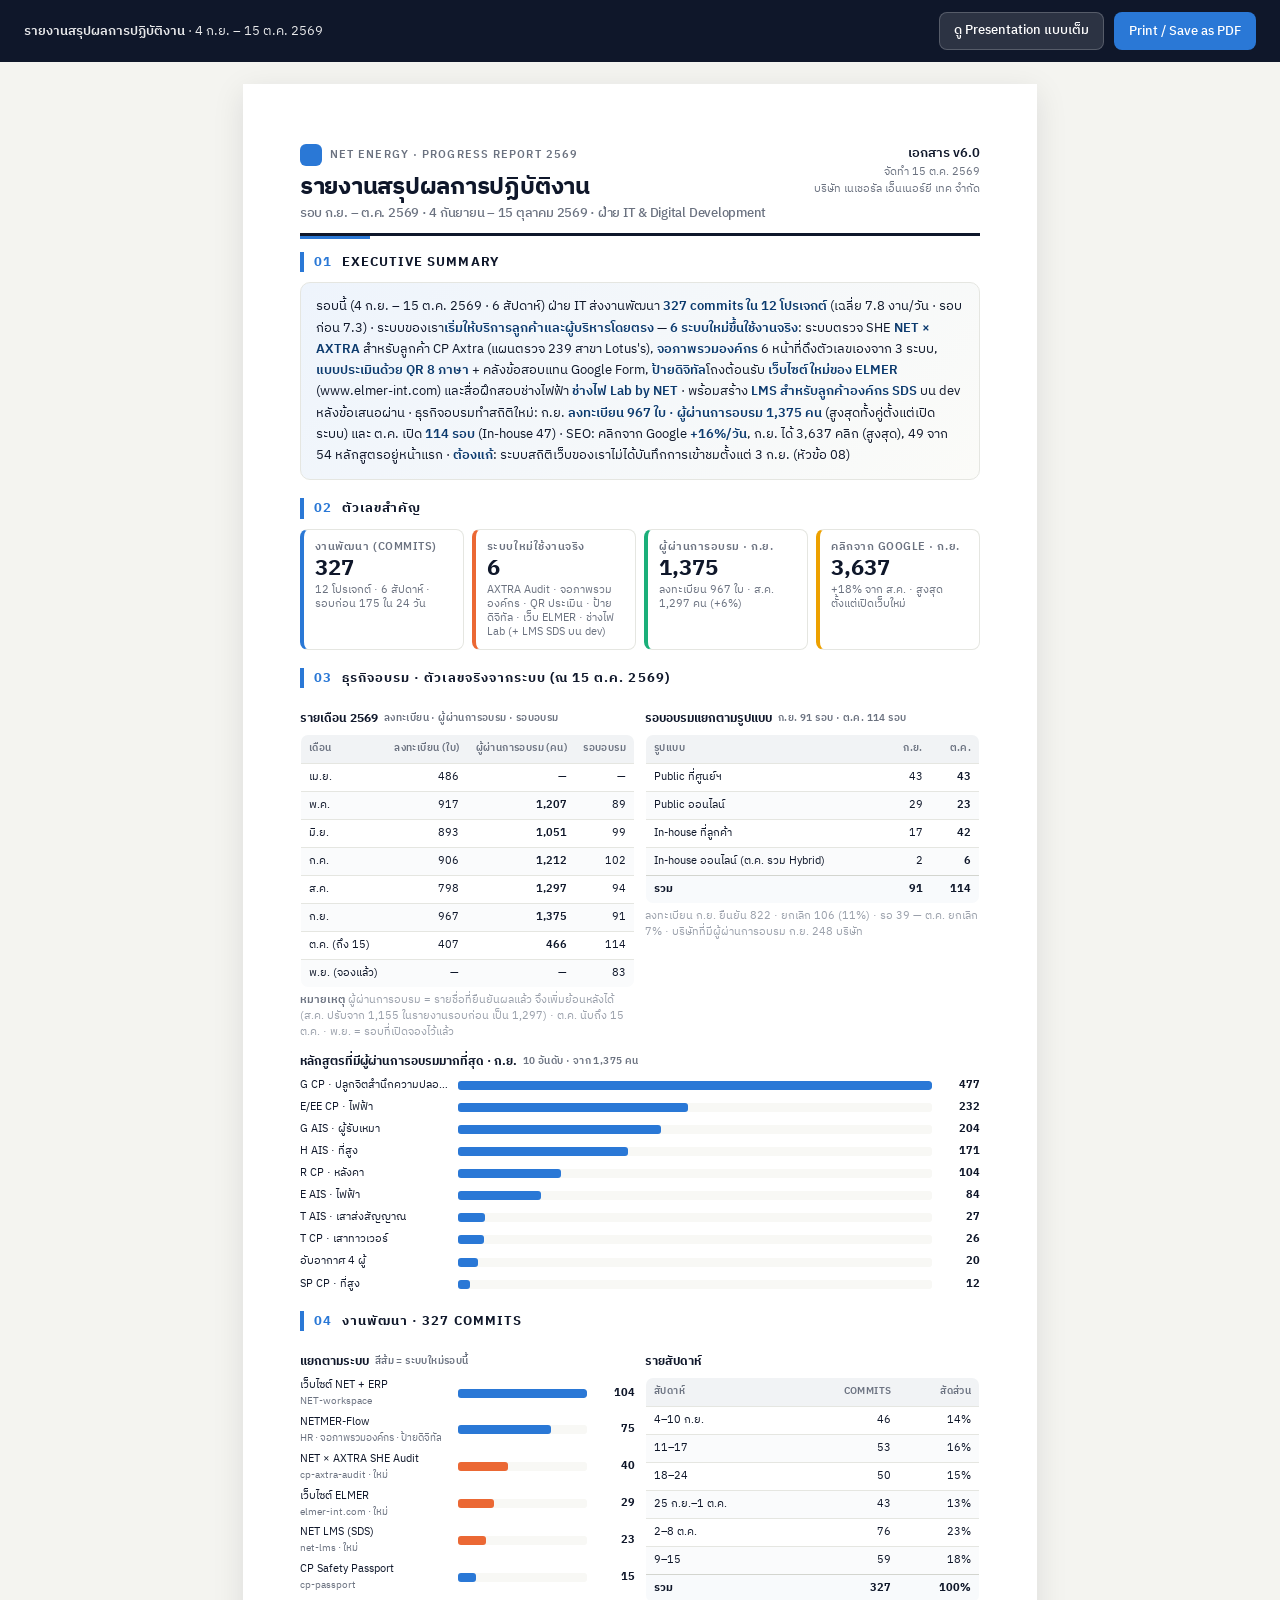
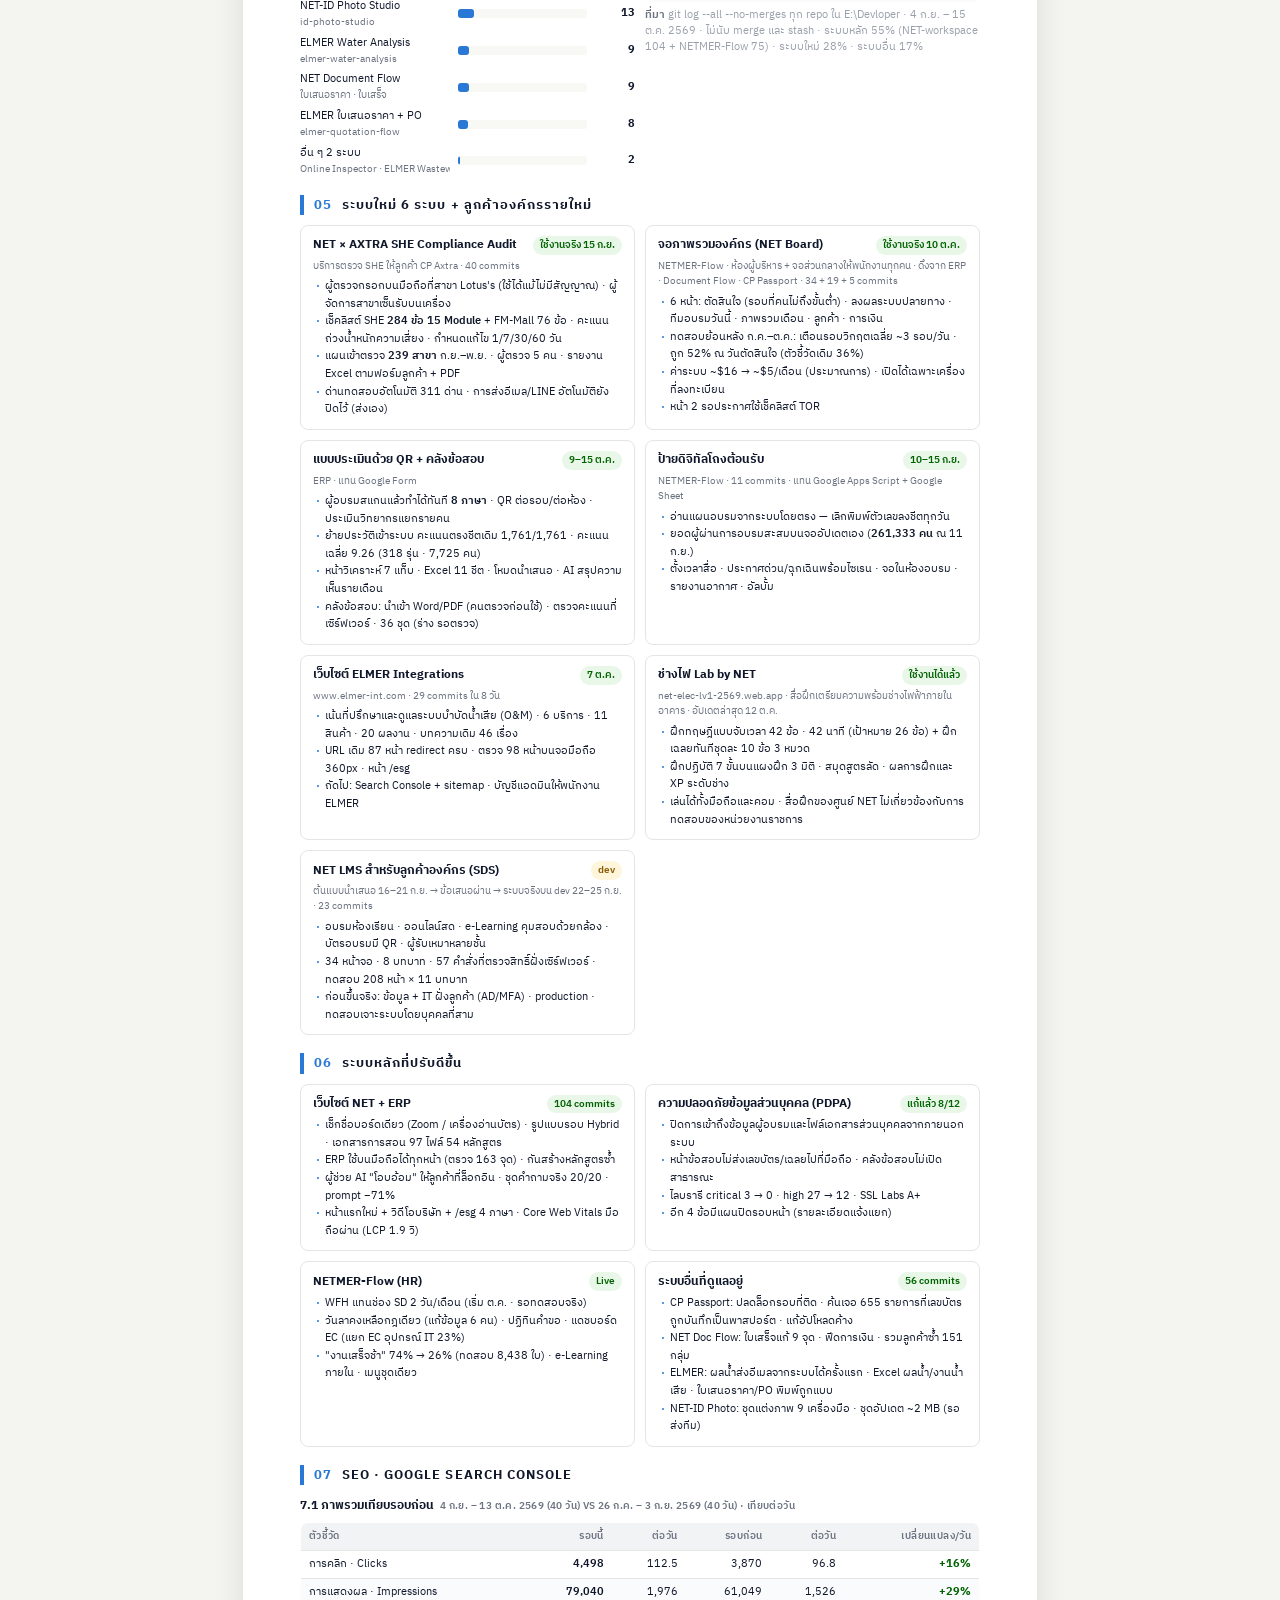
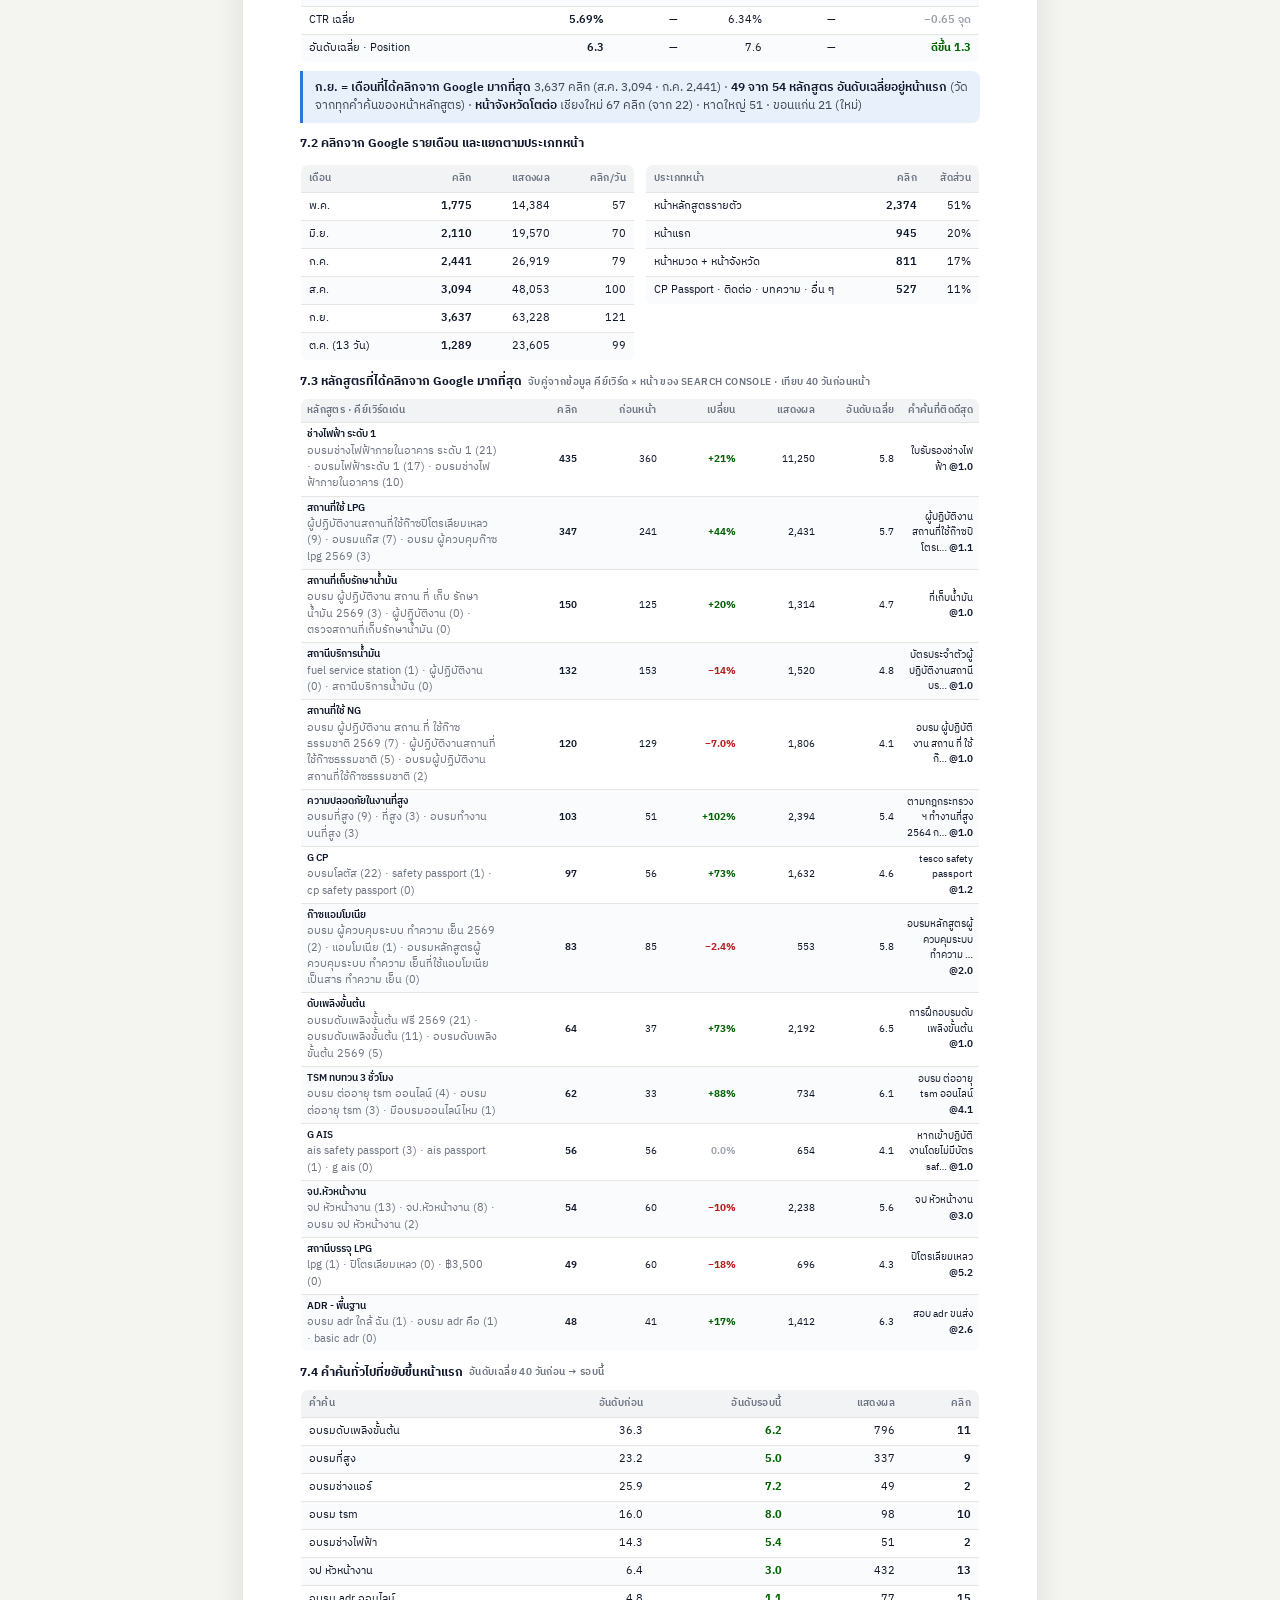
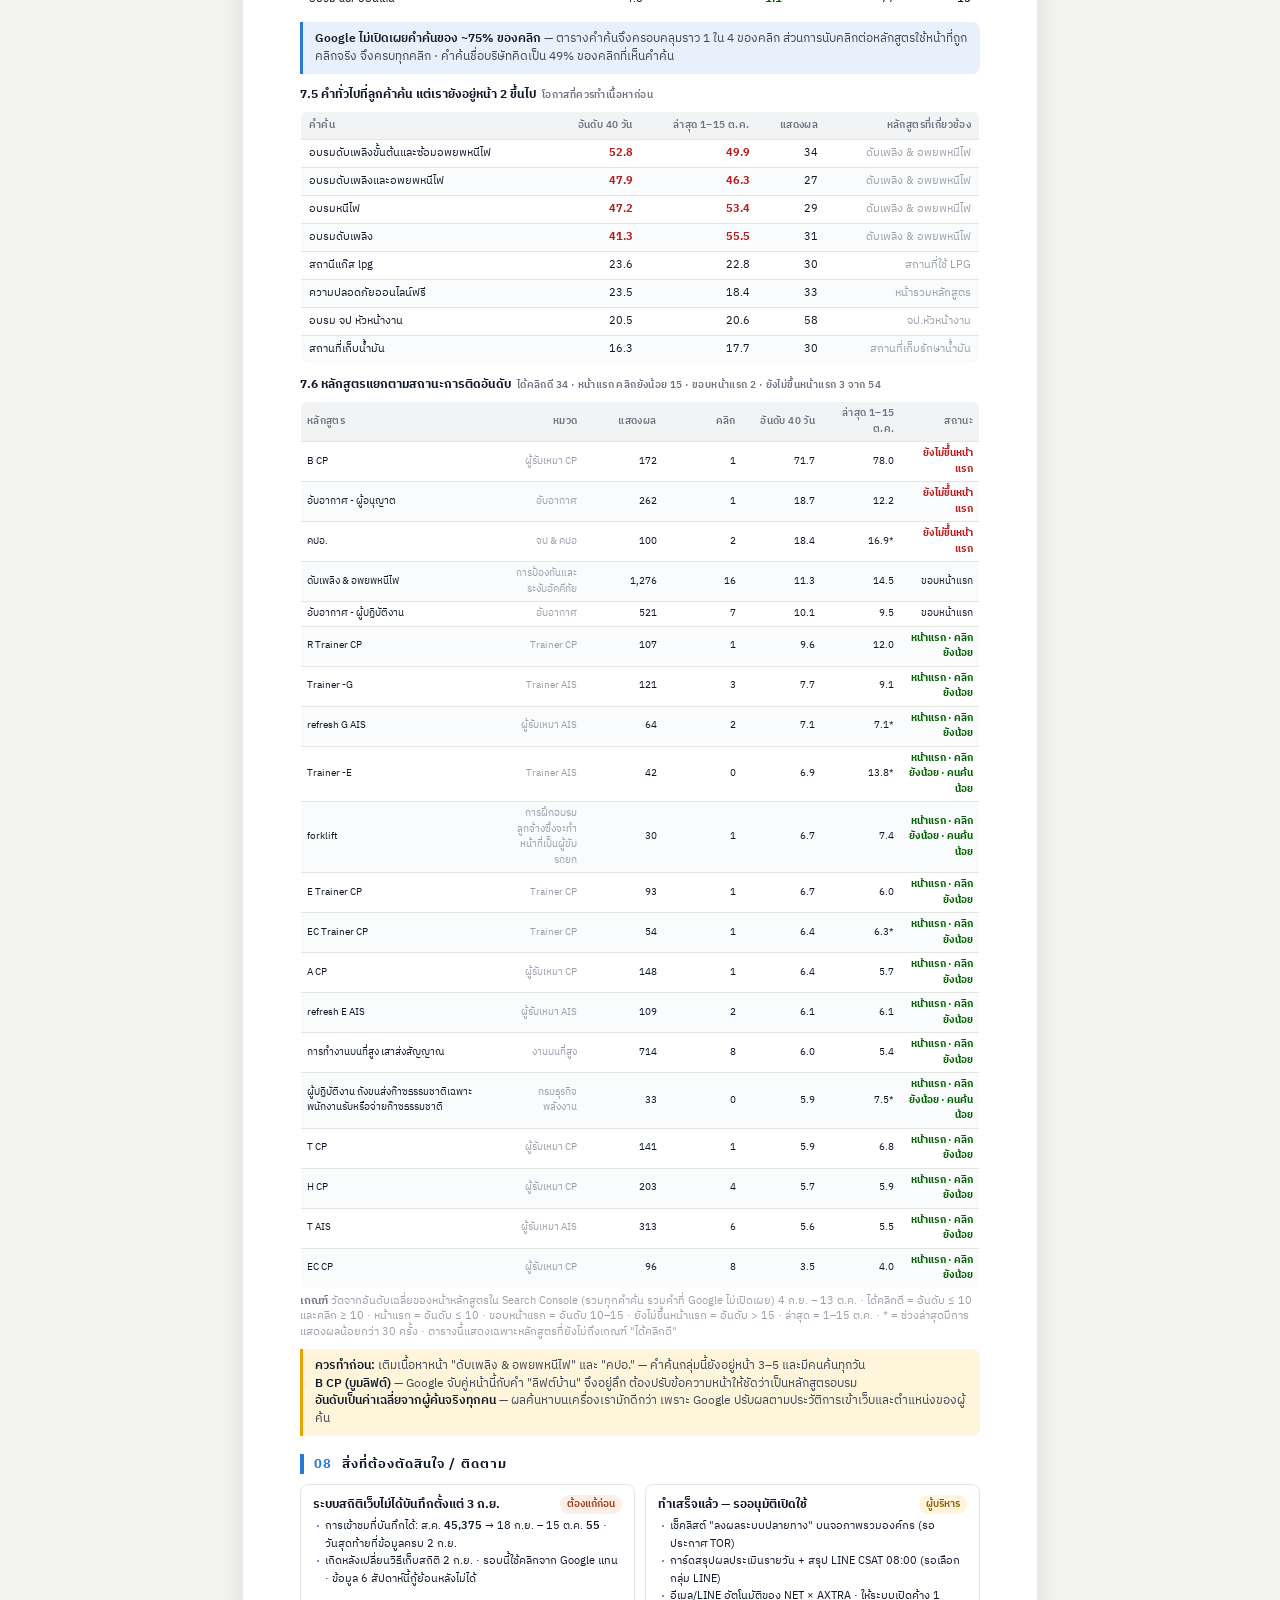
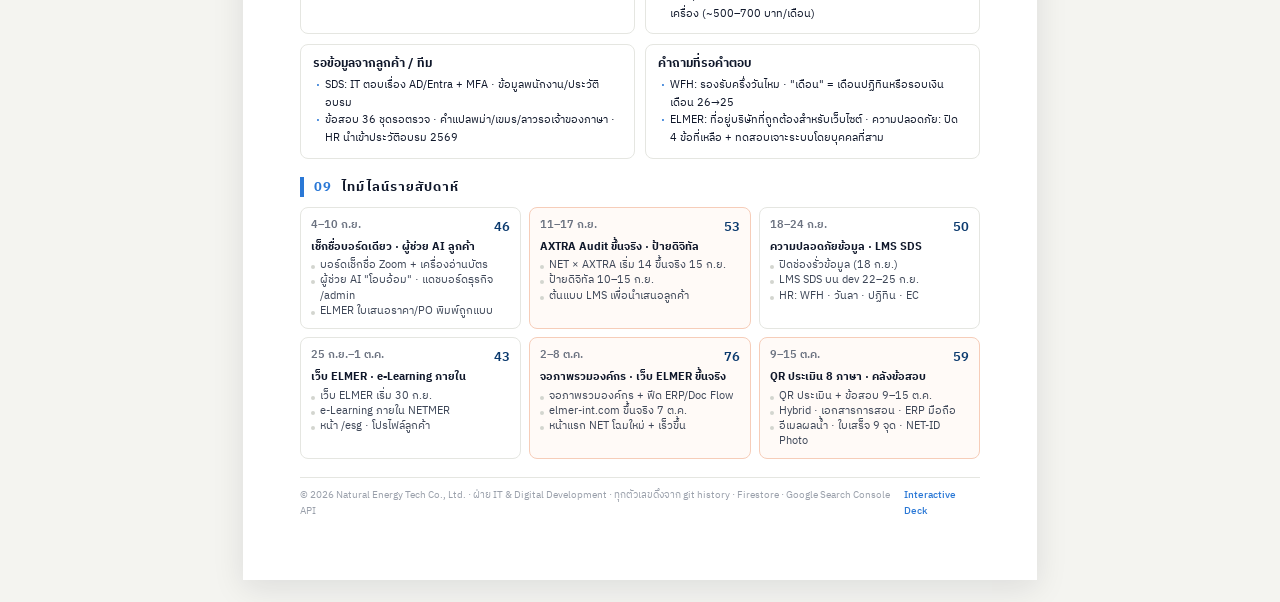
<file: report.html>
<!DOCTYPE html>
<html lang="th">
<head>
<meta charset="UTF-8">
<meta name="viewport" content="width=device-width, initial-scale=1.0">
<title>รายงานสรุปผลการปฏิบัติงาน · ก.ย.–ต.ค. 2569 | NET Energy</title>
<link rel="preconnect" href="https://fonts.googleapis.com">
<link rel="preconnect" href="https://fonts.gstatic.com" crossorigin>
<link href="https://fonts.googleapis.com/css2?family=IBM+Plex+Sans+Thai:wght@400;500;600;700&display=swap" rel="stylesheet">
<style>
  :root{
    --paper:#f4f4f0; --surface:#fff; --surface-2:#f8f8f5; --ink:#0f172a; --ink-2:#3d4657; --muted:#6b7280; --faint:#9aa0ab;
    --line:#e5e6e1; --line-2:#d3d5cf; --accent:#2a78d6; --accent-ink:#0b3a6e; --accent-soft:#e8f0fb;
    --s1:#2a78d6; --s2:#eb6834; --s3:#1baf7a; --s4:#eda100; --good-ink:#006300; --warn-ink:#8a5a00;
  }
  *{box-sizing:border-box;margin:0;padding:0}
  html,body{font-family:'IBM Plex Sans Thai','IBM Plex Sans',system-ui,sans-serif;background:var(--paper);color:var(--ink);line-height:1.55;font-size:12.5px;-webkit-font-smoothing:antialiased}
  b,strong{font-weight:600}
  .toolbar{position:sticky;top:0;z-index:10;background:var(--ink);color:#fff;padding:12px 24px;display:flex;justify-content:space-between;align-items:center}
  .toolbar .lbl{font-size:13px;opacity:.9}
  .toolbar .btns{display:flex;gap:10px}
  .btn{padding:7px 14px;border-radius:8px;background:rgba(255,255,255,.12);border:1px solid rgba(255,255,255,.2);color:#fff;cursor:pointer;font-family:inherit;font-size:13px;font-weight:500;text-decoration:none}
  .btn.primary{background:var(--accent);border-color:transparent}
  .paper{max-width:210mm;margin:22px auto;background:var(--surface);box-shadow:0 8px 30px rgba(15,23,42,.10);padding:16mm 15mm}

  .doc-head{display:flex;justify-content:space-between;align-items:flex-start;padding-bottom:12px;margin-bottom:16px;border-bottom:3px solid var(--ink);position:relative}
  .doc-head::after{content:"";position:absolute;left:0;bottom:-6px;width:70px;height:3px;background:var(--accent)}
  .brand{display:inline-flex;align-items:center;gap:8px;font-size:11px;color:var(--muted);letter-spacing:.1em;text-transform:uppercase;font-weight:600;margin-bottom:6px}
  .brand .logo{width:22px;height:22px;border-radius:6px;background:var(--accent);display:inline-block}
  h1{font-size:24px;font-weight:700;line-height:1.2;letter-spacing:-.01em}
  h1 .sub{display:block;font-size:13px;color:var(--muted);font-weight:500;margin-top:4px}
  .doc-head .right{text-align:right;font-size:11px;color:var(--muted)}
  .doc-head .right b{color:var(--ink);font-size:12.5px;display:block}

  section{margin-bottom:18px}
  h2{font-size:13px;font-weight:700;text-transform:uppercase;letter-spacing:.08em;padding-left:10px;border-left:4px solid var(--accent);margin-bottom:10px}
  h2 .num{color:var(--accent);margin-right:6px}
  h3{font-size:12px;font-weight:700;margin:12px 0 4px;display:flex;align-items:center;gap:6px}
  h3 .tag{font-weight:600;font-size:10px;color:var(--muted);text-transform:uppercase;letter-spacing:.04em}
  p{color:var(--ink-2)}
  .exec{background:linear-gradient(135deg,#eef4fc,#fbfbf8);border:1px solid var(--line);border-radius:10px;padding:13px 15px;font-size:12.5px;line-height:1.7;color:var(--ink)}
  .exec b{color:var(--accent-ink)}

  .kpi-row{display:grid;grid-template-columns:repeat(4,1fr);gap:8px}
  .kpi{background:var(--surface);border:1px solid var(--line);border-left:4px solid var(--accent-c,var(--accent));border-radius:8px;padding:9px 11px}
  .kpi .lbl{font-size:10.5px;color:var(--muted);text-transform:uppercase;letter-spacing:.05em;font-weight:600}
  .kpi .v{font-weight:700;font-size:22px;color:var(--ink);line-height:1.1;margin-top:2px}
  .kpi .ds{font-size:10.5px;color:var(--muted);margin-top:2px;line-height:1.35}

  table.data{width:100%;border-collapse:collapse;font-size:11px;background:var(--surface);border:1px solid var(--line);border-radius:8px;overflow:hidden;margin-top:6px}
  table.data thead{background:#f1f3f5}
  table.data th{text-align:right;padding:6px 8px;font-weight:600;font-size:10px;color:var(--muted);text-transform:uppercase;letter-spacing:.04em;border-bottom:1px solid var(--line);white-space:nowrap}
  table.data th:first-child{text-align:left}
  table.data td{padding:5px 8px;border-bottom:1px solid var(--line);text-align:right;white-space:nowrap;font-variant-numeric:tabular-nums}
  table.data td:first-child{text-align:left;white-space:normal;color:var(--ink)}
  table.data tr:last-child td{border-bottom:0}
  table.data tbody tr:nth-child(even){background:#fafbfc}
  table.data .n{font-weight:600}
  table.data .up{color:var(--good-ink);font-weight:700}
  table.data .down{color:#b91c1c;font-weight:700}
  table.data .flat{color:var(--faint);font-weight:600}
  table.data .dim{color:var(--faint)}
  table.data .kw{display:block;font-size:10.5px;color:var(--muted);font-weight:400;white-space:normal}
  table.data tfoot td{font-weight:700;background:#f8fafc;border-top:1px solid var(--line-2)}
  table.data.wide{font-size:10px;table-layout:fixed}
  table.data.wide td,table.data.wide th{white-space:normal;padding:4px 6px;word-break:break-word}
  table.data.wide td:first-child,table.data.wide th:first-child{width:30%}
  .two{display:grid;grid-template-columns:1fr 1fr;gap:10px;align-items:start}
  .three{display:grid;grid-template-columns:1fr 1fr 1fr;gap:10px;align-items:start}
  .note{font-size:10.5px;color:var(--faint);line-height:1.5;margin-top:5px}
  .note b{color:var(--muted)}
  .callout{border-left:3px solid var(--accent);background:var(--accent-soft);padding:8px 12px;border-radius:0 8px 8px 0;font-size:11.5px;color:var(--ink-2);margin-top:8px}
  .callout b{color:var(--ink)}
  .callout.warn{border-color:var(--s4);background:#fff5da}

  /* css bars */
  .bars{display:flex;flex-direction:column;gap:5px;margin-top:6px}
  .bar{display:grid;grid-template-columns:150px 1fr 40px;gap:8px;align-items:center;font-size:11px}
  .bar .l{color:var(--ink);white-space:nowrap;overflow:hidden;text-overflow:ellipsis}
  .bar .l small{display:block;font-size:9.5px;color:var(--muted)}
  .bar .t{height:9px;background:var(--surface-2);border-radius:3px;overflow:hidden}
  .bar .t i{display:block;height:100%;background:var(--accent);border-radius:0 3px 3px 0}
  .bar .t i.s2{background:var(--s2)}
  .bar .v{text-align:right;font-weight:700;font-variant-numeric:tabular-nums}

  /* blocks */
  .blocks{display:grid;grid-template-columns:1fr 1fr;gap:10px}
  .blk{background:var(--surface);border:1px solid var(--line);border-radius:8px;padding:10px 12px}
  .blk .ti{font-size:11.5px;font-weight:700;margin-bottom:4px;display:flex;align-items:center;gap:6px}
  .blk .ti .pill{font-size:9.5px;font-weight:600;padding:2px 7px;border-radius:999px;background:#fdeee7;color:#9a3b12;margin-left:auto}
  .blk .ti .pill.live{background:#e9f7e9;color:var(--good-ink)}
  .blk .ti .pill.wait{background:#fff5da;color:var(--warn-ink)}
  .blk ul{list-style:none;font-size:11px;color:var(--ink);line-height:1.6}
  .blk li{padding-left:12px;position:relative}
  .blk li::before{content:"·";position:absolute;left:3px;color:var(--accent);font-weight:900}
  .blk li b{color:var(--ink)}
  .blk .meta{font-size:10px;color:var(--muted);margin-bottom:4px}

  .weeks{display:grid;grid-template-columns:repeat(3,1fr);gap:8px}
  .wk{background:var(--surface);border:1px solid var(--line);border-radius:8px;padding:9px 10px}
  .wk .h{display:flex;justify-content:space-between;font-size:10.5px;color:var(--muted);font-weight:600}
  .wk .h b{color:var(--accent-ink);font-size:13px}
  .wk .t{font-size:11px;font-weight:700;margin:3px 0 4px;line-height:1.3}
  .wk ul{list-style:none;font-size:10.5px;color:var(--ink-2);line-height:1.45}
  .wk li{padding-left:9px;position:relative}
  .wk li::before{content:"";position:absolute;left:0;top:7px;width:4px;height:4px;border-radius:2px;background:var(--line-2)}
  .wk.star{border-color:#f6cdb9;background:#fffaf7}

  .doc-foot{margin-top:16px;padding-top:10px;border-top:1px solid var(--line);display:flex;justify-content:space-between;font-size:10px;color:var(--faint)}
  .doc-foot a{color:var(--accent);text-decoration:none;font-weight:500}

  @media print{
    body{background:#fff} .toolbar{display:none}
    .paper{box-shadow:none;margin:0;max-width:none;width:100%;padding:12mm 11mm}
    @page{size:A4;margin:0}
    section{break-inside:avoid} .blk,.wk,table.data{break-inside:avoid}
    section.seo{break-inside:auto} section.seo > .two, section.seo > table, section.seo > h3{break-inside:avoid}
  }
</style>
</head>
<body>

<div class="toolbar">
  <div class="lbl"><b>รายงานสรุปผลการปฏิบัติงาน</b> · 4 ก.ย. – 15 ต.ค. 2569</div>
  <div class="btns">
    <a href="index.html" class="btn">ดู Presentation แบบเต็ม</a>
    <button class="btn primary" onclick="window.print()">Print / Save as PDF</button>
  </div>
</div>

<div class="paper">

  <div class="doc-head">
    <div class="left">
      <div class="brand"><span class="logo"></span> NET Energy · Progress Report 2569</div>
      <h1>รายงานสรุปผลการปฏิบัติงาน
        <span class="sub">รอบ ก.ย. – ต.ค. 2569 · 4 กันยายน – 15 ตุลาคม 2569 · ฝ่าย IT &amp; Digital Development</span>
      </h1>
    </div>
    <div class="right">
      <b>เอกสาร v6.0</b>
      จัดทำ 15 ต.ค. 2569<br>บริษัท เนเชอรัล เอ็นเนอร์ยี เทค จำกัด
    </div>
  </div>

  <!-- 01 -->
  <section>
    <h2><span class="num">01</span> Executive Summary</h2>
    <div class="exec">
      รอบนี้ (4 ก.ย. – 15 ต.ค. 2569 · 6 สัปดาห์) ฝ่าย IT ส่งงานพัฒนา <b>327 commits ใน 12 โปรเจกต์</b> (เฉลี่ย 7.8 งาน/วัน · รอบก่อน 7.3) ·
      ระบบของเรา<b>เริ่มให้บริการลูกค้าและผู้บริหารโดยตรง</b> — <b>6 ระบบใหม่ขึ้นใช้งานจริง</b>: ระบบตรวจ SHE <b>NET × AXTRA</b> สำหรับลูกค้า CP Axtra (แผนตรวจ 239 สาขา Lotus's),
      <b>จอภาพรวมองค์กร</b> 6 หน้าที่ดึงตัวเลขเองจาก 3 ระบบ, <b>แบบประเมินด้วย QR 8 ภาษา</b> + คลังข้อสอบแทน Google Form, <b>ป้ายดิจิทัล</b>โถงต้อนรับ
      <b>เว็บไซต์ใหม่ของ ELMER</b> (www.elmer-int.com) และสื่อฝึกสอบช่างไฟฟ้า <b>ช่างไฟ Lab by NET</b> · พร้อมสร้าง <b>LMS สำหรับลูกค้าองค์กร SDS</b> บน dev หลังข้อเสนอผ่าน ·
      ธุรกิจอบรมทำสถิติใหม่: ก.ย. <b>ลงทะเบียน 967 ใบ · ผู้ผ่านการอบรม 1,375 คน</b> (สูงสุดทั้งคู่ตั้งแต่เปิดระบบ) และ ต.ค. เปิด <b>114 รอบ</b> (In-house 47) ·
      SEO: คลิกจาก Google <b>+16%/วัน</b>, ก.ย. ได้ 3,637 คลิก (สูงสุด), 49 จาก 54 หลักสูตรอยู่หน้าแรก ·
      <b>ต้องแก้</b>: ระบบสถิติเว็บของเราไม่ได้บันทึกการเข้าชมตั้งแต่ 3 ก.ย. (หัวข้อ 08)
    </div>
  </section>

  <!-- 02 -->
  <section>
    <h2><span class="num">02</span> ตัวเลขสำคัญ</h2>
    <div class="kpi-row">
      <div class="kpi"><div class="lbl">งานพัฒนา (commits)</div><div class="v">327</div><div class="ds">12 โปรเจกต์ · 6 สัปดาห์ · รอบก่อน 175 ใน 24 วัน</div></div>
      <div class="kpi" style="--accent-c:var(--s2)"><div class="lbl">ระบบใหม่ใช้งานจริง</div><div class="v">6</div><div class="ds">AXTRA Audit · จอภาพรวมองค์กร · QR ประเมิน · ป้ายดิจิทัล · เว็บ ELMER · ช่างไฟ Lab (+ LMS SDS บน dev)</div></div>
      <div class="kpi" style="--accent-c:var(--s3)"><div class="lbl">ผู้ผ่านการอบรม · ก.ย.</div><div class="v">1,375</div><div class="ds">ลงทะเบียน 967 ใบ · ส.ค. 1,297 คน (+6%)</div></div>
      <div class="kpi" style="--accent-c:var(--s4)"><div class="lbl">คลิกจาก Google · ก.ย.</div><div class="v">3,637</div><div class="ds">+18% จาก ส.ค. · สูงสุดตั้งแต่เปิดเว็บใหม่</div></div>
    </div>
  </section>

  <!-- 03 -->
  <section>
    <h2><span class="num">03</span> ธุรกิจอบรม · ตัวเลขจริงจากระบบ (ณ 15 ต.ค. 2569)</h2>
    <div class="two">
      <div>
        <h3>รายเดือน 2569 <span class="tag">ลงทะเบียน · ผู้ผ่านการอบรม · รอบอบรม</span></h3>
        <table class="data" id="t-months"></table>
        <div class="note"><b>หมายเหตุ</b> ผู้ผ่านการอบรม = รายชื่อที่ยืนยันผลแล้ว จึงเพิ่มย้อนหลังได้ (ส.ค. ปรับจาก 1,155 ในรายงานรอบก่อน เป็น 1,297) · ต.ค. นับถึง 15 ต.ค. · พ.ย. = รอบที่เปิดจองไว้แล้ว</div>
      </div>
      <div>
        <h3>รอบอบรมแยกตามรูปแบบ <span class="tag">ก.ย. 91 รอบ · ต.ค. 114 รอบ</span></h3>
        <table class="data" id="t-rounds"></table>
        <div class="note">ลงทะเบียน ก.ย. ยืนยัน 822 · ยกเลิก 106 (11%) · รอ 39 — ต.ค. ยกเลิก 7% · บริษัทที่มีผู้ผ่านการอบรม ก.ย. 248 บริษัท</div>
      </div>
    </div>
    <h3>หลักสูตรที่มีผู้ผ่านการอบรมมากที่สุด · ก.ย. <span class="tag">10 อันดับ · จาก 1,375 คน</span></h3>
    <div class="bars" id="b-top-trained"></div>
  </section>

  <!-- 04 -->
  <section>
    <h2><span class="num">04</span> งานพัฒนา · 327 commits</h2>
    <div class="two">
      <div>
        <h3>แยกตามระบบ <span class="tag">สีส้ม = ระบบใหม่รอบนี้</span></h3>
        <div class="bars" id="b-repos"></div>
      </div>
      <div>
        <h3>รายสัปดาห์</h3>
        <table class="data" id="t-weeks"></table>
        <div class="note"><b>ที่มา</b> git log --all --no-merges ทุก repo ใน E:\Devloper · 4 ก.ย. – 15 ต.ค. 2569 · ไม่นับ merge และ stash · ระบบหลัก 55% (NET-workspace 104 + NETMER-Flow 75) · ระบบใหม่ 28% · ระบบอื่น 17%</div>
      </div>
    </div>
  </section>

  <!-- 05 -->
  <section>
    <h2><span class="num">05</span> ระบบใหม่ 6 ระบบ + ลูกค้าองค์กรรายใหม่</h2>
    <div class="blocks">
      <div class="blk"><div class="ti">NET × AXTRA SHE Compliance Audit <span class="pill live">ใช้งานจริง 15 ก.ย.</span></div><div class="meta">บริการตรวจ SHE ให้ลูกค้า CP Axtra · 40 commits</div>
        <ul><li>ผู้ตรวจกรอกบนมือถือที่สาขา Lotus's (ใช้ได้แม้ไม่มีสัญญาณ) · ผู้จัดการสาขาเซ็นรับบนเครื่อง</li><li>เช็คลิสต์ SHE <b>284 ข้อ 15 Module</b> + FM-Mall 76 ข้อ · คะแนนถ่วงน้ำหนักความเสี่ยง · กำหนดแก้ไข 1/7/30/60 วัน</li><li>แผนเข้าตรวจ <b>239 สาขา</b> ก.ย.–พ.ย. · ผู้ตรวจ 5 คน · รายงาน Excel ตามฟอร์มลูกค้า + PDF</li><li>ด่านทดสอบอัตโนมัติ 311 ด่าน · การส่งอีเมล/LINE อัตโนมัติยังปิดไว้ (ส่งเอง)</li></ul></div>
      <div class="blk"><div class="ti">จอภาพรวมองค์กร (NET Board) <span class="pill live">ใช้งานจริง 10 ต.ค.</span></div><div class="meta">NETMER-Flow · ห้องผู้บริหาร + จอส่วนกลางให้พนักงานทุกคน · ดึงจาก ERP · Document Flow · CP Passport · 34 + 19 + 5 commits</div>
        <ul><li>6 หน้า: ตัดสินใจ (รอบที่คนไม่ถึงขั้นต่ำ) · ลงผลระบบปลายทาง · ทีมอบรมวันนี้ · ภาพรวมเดือน · ลูกค้า · การเงิน</li><li>ทดสอบย้อนหลัง ก.ค.–ต.ค.: เตือนรอบวิกฤตเฉลี่ย ~3 รอบ/วัน · ถูก 52% ณ วันตัดสินใจ (ตัวชี้วัดเดิม 36%)</li><li>ค่าระบบ ~$16 → ~$5/เดือน (ประมาณการ) · เปิดได้เฉพาะเครื่องที่ลงทะเบียน</li><li>หน้า 2 รอประกาศใช้เช็คลิสต์ TOR</li></ul></div>
      <div class="blk"><div class="ti">แบบประเมินด้วย QR + คลังข้อสอบ <span class="pill live">9–15 ต.ค.</span></div><div class="meta">ERP · แทน Google Form</div>
        <ul><li>ผู้อบรมสแกนแล้วทำได้ทันที <b>8 ภาษา</b> · QR ต่อรอบ/ต่อห้อง · ประเมินวิทยากรแยกรายคน</li><li>ย้ายประวัติเข้าระบบ คะแนนตรงชีตเดิม 1,761/1,761 · คะแนนเฉลี่ย 9.26 (318 รุ่น · 7,725 คน)</li><li>หน้าวิเคราะห์ 7 แท็บ · Excel 11 ชีต · โหมดนำเสนอ · AI สรุปความเห็นรายเดือน</li><li>คลังข้อสอบ: นำเข้า Word/PDF (คนตรวจก่อนใช้) · ตรวจคะแนนที่เซิร์ฟเวอร์ · 36 ชุด (ร่าง รอตรวจ)</li></ul></div>
      <div class="blk"><div class="ti">ป้ายดิจิทัลโถงต้อนรับ <span class="pill live">10–15 ก.ย.</span></div><div class="meta">NETMER-Flow · 11 commits · แทน Google Apps Script + Google Sheet</div>
        <ul><li>อ่านแผนอบรมจากระบบโดยตรง — เลิกพิมพ์ตัวเลขลงชีตทุกวัน</li><li>ยอดผู้ผ่านการอบรมสะสมบนจออัปเดตเอง (<b>261,333 คน</b> ณ 11 ก.ย.)</li><li>ตั้งเวลาสื่อ · ประกาศด่วน/ฉุกเฉินพร้อมไซเรน · จอในห้องอบรม · รายงานอากาศ · อัลบั้ม</li></ul></div>
      <div class="blk"><div class="ti">เว็บไซต์ ELMER Integrations <span class="pill live">7 ต.ค.</span></div><div class="meta">www.elmer-int.com · 29 commits ใน 8 วัน</div>
        <ul><li>เน้นที่ปรึกษาและดูแลระบบบำบัดน้ำเสีย (O&amp;M) · 6 บริการ · 11 สินค้า · 20 ผลงาน · บทความเดิม 46 เรื่อง</li><li>URL เดิม 87 หน้า redirect ครบ · ตรวจ 98 หน้าบนจอมือถือ 360px · หน้า /esg</li><li>ถัดไป: Search Console + sitemap · บัญชีแอดมินให้พนักงาน ELMER</li></ul></div>
      <div class="blk"><div class="ti">ช่างไฟ Lab by NET <span class="pill live">ใช้งานได้แล้ว</span></div><div class="meta">net-elec-lv1-2569.web.app · สื่อฝึกเตรียมความพร้อมช่างไฟฟ้าภายในอาคาร · อัปเดตล่าสุด 12 ต.ค.</div>
        <ul><li>ฝึกทฤษฎีแบบจับเวลา 42 ข้อ · 42 นาที (เป้าหมาย 26 ข้อ) + ฝึกเฉลยทันทีชุดละ 10 ข้อ 3 หมวด</li><li>ฝึกปฏิบัติ 7 ขั้นบนแผงฝึก 3 มิติ · สมุดสูตรลัด · ผลการฝึกและ XP ระดับช่าง</li><li>เล่นได้ทั้งมือถือและคอม · สื่อฝึกของศูนย์ NET ไม่เกี่ยวข้องกับการทดสอบของหน่วยงานราชการ</li></ul></div>
      <div class="blk"><div class="ti">NET LMS สำหรับลูกค้าองค์กร (SDS) <span class="pill wait">dev</span></div><div class="meta">ต้นแบบนำเสนอ 16–21 ก.ย. → ข้อเสนอผ่าน → ระบบจริงบน dev 22–25 ก.ย. · 23 commits</div>
        <ul><li>อบรมห้องเรียน · ออนไลน์สด · e-Learning คุมสอบด้วยกล้อง · บัตรอบรมมี QR · ผู้รับเหมาหลายชั้น</li><li>34 หน้าจอ · 8 บทบาท · 57 คำสั่งที่ตรวจสิทธิ์ฝั่งเซิร์ฟเวอร์ · ทดสอบ 208 หน้า × 11 บทบาท</li><li>ก่อนขึ้นจริง: ข้อมูล + IT ฝั่งลูกค้า (AD/MFA) · production · ทดสอบเจาะระบบโดยบุคคลที่สาม</li></ul></div>
    </div>
  </section>

  <!-- 06 -->
  <section>
    <h2><span class="num">06</span> ระบบหลักที่ปรับดีขึ้น</h2>
    <div class="blocks">
      <div class="blk"><div class="ti">เว็บไซต์ NET + ERP <span class="pill live">104 commits</span></div>
        <ul><li>เช็กชื่อบอร์ดเดียว (Zoom / เครื่องอ่านบัตร) · รูปแบบรอบ Hybrid · เอกสารการสอน 97 ไฟล์ 54 หลักสูตร</li><li>ERP ใช้บนมือถือได้ทุกหน้า (ตรวจ 163 จุด) · กันสร้างหลักสูตรซ้ำ</li><li>ผู้ช่วย AI "โอบอ้อม" ให้ลูกค้าที่ล็อกอิน · ชุดคำถามจริง 20/20 · prompt −71%</li><li>หน้าแรกใหม่ + วิดีโอบริษัท + /esg 4 ภาษา · Core Web Vitals มือถือผ่าน (LCP 1.9 วิ)</li></ul></div>
      <div class="blk"><div class="ti">ความปลอดภัยข้อมูลส่วนบุคคล (PDPA) <span class="pill live">แก้แล้ว 8/12</span></div>
        <ul><li>ปิดการเข้าถึงข้อมูลผู้อบรมและไฟล์เอกสารส่วนบุคคลจากภายนอกระบบ</li><li>หน้าข้อสอบไม่ส่งเลขบัตร/เฉลยไปที่มือถือ · คลังข้อสอบไม่เปิดสาธารณะ</li><li>ไลบรารี critical 3 → 0 · high 27 → 12 · SSL Labs A+</li><li>อีก 4 ข้อมีแผนปิดรอบหน้า (รายละเอียดแจ้งแยก)</li></ul></div>
      <div class="blk"><div class="ti">NETMER-Flow (HR) <span class="pill live">Live</span></div>
        <ul><li>WFH แทนช่อง SD 2 วัน/เดือน (เริ่ม ต.ค. · รอทดสอบจริง)</li><li>วันลาคงเหลือกฎเดียว (แก้ข้อมูล 6 คน) · ปฏิทินคำขอ · แดชบอร์ด EC (แยก EC อุปกรณ์ IT 23%)</li><li>"งานเสร็จช้า" 74% → 26% (ทดสอบ 8,438 ใบ) · e-Learning ภายใน · เมนูชุดเดียว</li></ul></div>
      <div class="blk"><div class="ti">ระบบอื่นที่ดูแลอยู่ <span class="pill live">56 commits</span></div>
        <ul><li>CP Passport: ปลดล็อกรอบที่ติด · ค้นเจอ 655 รายการที่เลขบัตรถูกบันทึกเป็นพาสปอร์ต · แก้อัปโหลดค้าง</li><li>NET Doc Flow: ใบเสร็จแก้ 9 จุด · ฟีดการเงิน · รวมลูกค้าซ้ำ 151 กลุ่ม</li><li>ELMER: ผลน้ำส่งอีเมลจากระบบได้ครั้งแรก · Excel ผลน้ำ/งานน้ำเสีย · ใบเสนอราคา/PO พิมพ์ถูกแบบ</li><li>NET-ID Photo: ชุดแต่งภาพ 9 เครื่องมือ · ชุดอัปเดต ~2 MB (รอส่งทีม)</li></ul></div>
    </div>
  </section>

  <!-- 07 SEO -->
  <section class="seo" id="sec-seo">
    <h2><span class="num">07</span> SEO · Google Search Console</h2>
    <div id="seo-body"><div class="callout warn">รอข้อมูล Google Search Console API</div></div>
  </section>

  <!-- 08 -->
  <section>
    <h2><span class="num">08</span> สิ่งที่ต้องตัดสินใจ / ติดตาม</h2>
    <div class="blocks">
      <div class="blk"><div class="ti">ระบบสถิติเว็บไม่ได้บันทึกตั้งแต่ 3 ก.ย. <span class="pill">ต้องแก้ก่อน</span></div>
        <ul><li>การเข้าชมที่บันทึกได้: ส.ค. <b>45,375</b> → 18 ก.ย. – 15 ต.ค. <b>55</b> · วันสุดท้ายที่ข้อมูลครบ 2 ก.ย.</li><li>เกิดหลังเปลี่ยนวิธีเก็บสถิติ 2 ก.ย. · รอบนี้ใช้คลิกจาก Google แทน · ข้อมูล 6 สัปดาห์นี้กู้ย้อนหลังไม่ได้</li></ul></div>
      <div class="blk"><div class="ti">ทำเสร็จแล้ว — รออนุมัติเปิดใช้ <span class="pill wait">ผู้บริหาร</span></div>
        <ul><li>เช็คลิสต์ "ลงผลระบบปลายทาง" บนจอภาพรวมองค์กร (รอประกาศ TOR)</li><li>การ์ดสรุปผลประเมินรายวัน + สรุป LINE CSAT 08:00 (รอเลือกกลุ่ม LINE)</li><li>อีเมล/LINE อัตโนมัติของ NET × AXTRA · ให้ระบบเปิดค้าง 1 เครื่อง (~500–700 บาท/เดือน)</li></ul></div>
      <div class="blk"><div class="ti">รอข้อมูลจากลูกค้า / ทีม</div>
        <ul><li>SDS: IT ตอบเรื่อง AD/Entra + MFA · ข้อมูลพนักงาน/ประวัติอบรม</li><li>ข้อสอบ 36 ชุดรอตรวจ · คำแปลพม่า/เขมร/ลาวรอเจ้าของภาษา · HR นำเข้าประวัติอบรม 2569</li></ul></div>
      <div class="blk"><div class="ti">คำถามที่รอคำตอบ</div>
        <ul><li>WFH: รองรับครึ่งวันไหม · "เดือน" = เดือนปฏิทินหรือรอบเงินเดือน 26→25</li><li>ELMER: ที่อยู่บริษัทที่ถูกต้องสำหรับเว็บไซต์ · ความปลอดภัย: ปิด 4 ข้อที่เหลือ + ทดสอบเจาะระบบโดยบุคคลที่สาม</li></ul></div>
    </div>
  </section>

  <!-- 09 timeline -->
  <section>
    <h2><span class="num">09</span> ไทม์ไลน์รายสัปดาห์</h2>
    <div class="weeks">
      <div class="wk"><div class="h"><span>4–10 ก.ย.</span><b>46</b></div><div class="t">เช็กชื่อบอร์ดเดียว · ผู้ช่วย AI ลูกค้า</div><ul><li>บอร์ดเช็กชื่อ Zoom + เครื่องอ่านบัตร</li><li>ผู้ช่วย AI "โอบอ้อม" · แดชบอร์ดธุรกิจ /admin</li><li>ELMER ใบเสนอราคา/PO พิมพ์ถูกแบบ</li></ul></div>
      <div class="wk star"><div class="h"><span>11–17 ก.ย.</span><b>53</b></div><div class="t">AXTRA Audit ขึ้นจริง · ป้ายดิจิทัล</div><ul><li>NET × AXTRA เริ่ม 14 ขึ้นจริง 15 ก.ย.</li><li>ป้ายดิจิทัล 10–15 ก.ย.</li><li>ต้นแบบ LMS เพื่อนำเสนอลูกค้า</li></ul></div>
      <div class="wk"><div class="h"><span>18–24 ก.ย.</span><b>50</b></div><div class="t">ความปลอดภัยข้อมูล · LMS SDS</div><ul><li>ปิดช่องรั่วข้อมูล (18 ก.ย.)</li><li>LMS SDS บน dev 22–25 ก.ย.</li><li>HR: WFH · วันลา · ปฏิทิน · EC</li></ul></div>
      <div class="wk"><div class="h"><span>25 ก.ย.–1 ต.ค.</span><b>43</b></div><div class="t">เว็บ ELMER · e-Learning ภายใน</div><ul><li>เว็บ ELMER เริ่ม 30 ก.ย.</li><li>e-Learning ภายใน NETMER</li><li>หน้า /esg · โปรไฟล์ลูกค้า</li></ul></div>
      <div class="wk star"><div class="h"><span>2–8 ต.ค.</span><b>76</b></div><div class="t">จอภาพรวมองค์กร · เว็บ ELMER ขึ้นจริง</div><ul><li>จอภาพรวมองค์กร + ฟีด ERP/Doc Flow</li><li>elmer-int.com ขึ้นจริง 7 ต.ค.</li><li>หน้าแรก NET โฉมใหม่ + เร็วขึ้น</li></ul></div>
      <div class="wk star"><div class="h"><span>9–15 ต.ค.</span><b>59</b></div><div class="t">QR ประเมิน 8 ภาษา · คลังข้อสอบ</div><ul><li>QR ประเมิน + ข้อสอบ 9–15 ต.ค.</li><li>Hybrid · เอกสารการสอน · ERP มือถือ</li><li>อีเมลผลน้ำ · ใบเสร็จ 9 จุด · NET-ID Photo</li></ul></div>
    </div>
  </section>

  <div class="doc-foot">
    <div>© 2026 Natural Energy Tech Co., Ltd. · ฝ่าย IT &amp; Digital Development · ทุกตัวเลขดึงจาก git history · Firestore · Google Search Console API</div>
    <div><a href="index.html">Interactive Deck</a></div>
  </div>
</div>

<script src="js/report-data.js"></script>
<script>
(function () {
  const D = window.REPORT, f = n => Number(n).toLocaleString('en-US');
  const $ = id => document.getElementById(id);
  const h = (t, c, x) => { const e = document.createElement(t); if (c) e.className = c; if (x != null) e.textContent = x; return e; };
  const pct = (a, b) => b ? (a - b) / b * 100 : 0;
  const dtxt = v => (v > 0 ? '+' : v < 0 ? '−' : '') + Math.abs(v).toFixed(Math.abs(v) < 10 ? 1 : 0) + '%';
  const dcls = v => Math.abs(v) < 0.5 ? 'flat' : v > 0 ? 'up' : 'down';
  const esc = s => String(s).replace(/[&<>"]/g, c => ({ '&': '&amp;', '<': '&lt;', '>': '&gt;', '"': '&quot;' }[c]));
  const short = (q, n) => (q.length > n ? q.slice(0, n - 1) + '…' : q);
  function table(el, head, rows, foot) {
    el.replaceChildren();
    const th = h('thead'), tr = h('tr'); head.forEach(x => tr.appendChild(h('th', null, x))); th.appendChild(tr); el.appendChild(th);
    const tb = h('tbody');
    rows.forEach(r => { const t = h('tr'); r.forEach(c => { const td = h('td'); if (c && typeof c === 'object') { td.className = c.cls || ''; if (c.html) td.innerHTML = c.html; else td.textContent = c.v; } else td.textContent = c; t.appendChild(td); }); tb.appendChild(t); });
    el.appendChild(tb);
    if (foot) { const tf = h('tfoot'), t = h('tr'); foot.forEach(c => t.appendChild(h('td', null, c))); tf.appendChild(t); el.appendChild(tf); }
  }
  function bars(el, rows) {
    el.replaceChildren(); const max = Math.max(...rows.map(r => r.v));
    rows.forEach(r => { const b = h('div', 'bar'); const l = h('div', 'l'); l.appendChild(document.createTextNode(r.l)); if (r.sub) l.appendChild(h('small', null, r.sub)); b.appendChild(l);
      const t = h('div', 't'); const i = h('i', r.cls || ''); i.style.width = (100 * r.v / max).toFixed(1) + '%'; t.appendChild(i); b.appendChild(t); b.appendChild(h('div', 'v', f(r.v))); el.appendChild(b); });
  }

  // 03 business
  const key = m => m.replace('*', '');
  const months = ['เม.ย.', 'พ.ค.', 'มิ.ย.', 'ก.ค.', 'ส.ค.', 'ก.ย.', 'ต.ค.', 'พ.ย.'];
  table($('t-months'), ['เดือน', 'ลงทะเบียน (ใบ)', 'ผู้ผ่านการอบรม (คน)', 'รอบอบรม'], months.map(m => {
    const r = D.biz.regs.find(x => key(x.m) === m), t = D.biz.trained.find(x => key(x.m) === m), rd = D.biz.rounds.find(x => x.m === m);
    const lbl = m + (m === 'ต.ค.' ? ' (ถึง 15)' : m === 'พ.ย.' ? ' (จองแล้ว)' : '');
    return [lbl, r ? f(r.v) : '—', t ? { v: f(t.v), cls: 'n' } : '—', rd ? f(rd.v) : '—'];
  }));
  const sm = D.biz.sepMode, om = D.biz.octMode;
  table($('t-rounds'), ['รูปแบบ', 'ก.ย.', 'ต.ค.'], sm.map((x, i) => [x.label + (i === 3 ? ' (ต.ค. รวม Hybrid)' : ''), f(x.value), { v: f(om[i].value), cls: 'n' }]), ['รวม', f(D.biz.sep.rounds), f(D.biz.oct.rounds)]);
  bars($('b-top-trained'), D.biz.sepTopTrained.map(([l, v]) => ({ l, v })));

  // 04 dev
  bars($('b-repos'), D.dev.byRepo.map(r => ({ l: r.label, sub: r.sub, v: r.n, cls: r.kind === 'new' ? 's2' : '' })));
  table($('t-weeks'), ['สัปดาห์', 'commits', 'สัดส่วน'], D.dev.weeks.map(w => [w.label, f(w.n), Math.round(100 * w.n / D.dev.total) + '%']), ['รวม', f(D.dev.total), '100%']);

  // 07 SEO
  const S = D.seo, T = D.seoText || {}; if (!S) return;
  const body = $('seo-body'); body.replaceChildren();
  const t = S.totals, p = S.prev, cpd = t.clicks / S.window.days, cpdP = p.clicks / S.prevWindow.days, ipd = t.impressions / S.window.days, ipdP = p.impressions / S.prevWindow.days;
  const h3 = (txt, tag) => { const e = h('h3'); e.appendChild(document.createTextNode(txt)); if (tag) e.appendChild(h('span', 'tag', tag)); return e; };
  body.appendChild(h3('7.1 ภาพรวมเทียบรอบก่อน', S.window.label + ' (' + S.window.days + ' วัน) vs ' + S.prevWindow.label + ' (' + S.prevWindow.days + ' วัน) · เทียบต่อวัน'));
  const t1 = h('table', 'data'); body.appendChild(t1);
  table(t1, ['ตัวชี้วัด', 'รอบนี้', 'ต่อวัน', 'รอบก่อน', 'ต่อวัน', 'เปลี่ยนแปลง/วัน'], [
    ['การคลิก · Clicks', { v: f(t.clicks), cls: 'n' }, cpd.toFixed(1), f(p.clicks), cpdP.toFixed(1), { v: dtxt(pct(cpd, cpdP)), cls: dcls(pct(cpd, cpdP)) }],
    ['การแสดงผล · Impressions', { v: f(t.impressions), cls: 'n' }, f(Math.round(ipd)), f(p.impressions), f(Math.round(ipdP)), { v: dtxt(pct(ipd, ipdP)), cls: dcls(pct(ipd, ipdP)) }],
    ['CTR เฉลี่ย', { v: (t.ctr * 100).toFixed(2) + '%', cls: 'n' }, '—', (p.ctr * 100).toFixed(2) + '%', '—', { v: ((t.ctr - p.ctr) * 100 > 0 ? '+' : '−') + Math.abs((t.ctr - p.ctr) * 100).toFixed(2) + ' จุด', cls: 'flat' }],
    ['อันดับเฉลี่ย · Position', { v: t.position.toFixed(1), cls: 'n' }, '—', p.position.toFixed(1), '—', { v: 'ดีขึ้น ' + (p.position - t.position).toFixed(1), cls: dcls(p.position - t.position) }],
  ]);
  const ins = h('div', 'callout'); ins.innerHTML = (T.insights || []).join(' · '); body.appendChild(ins);

  body.appendChild(h3('7.2 คลิกจาก Google รายเดือน และแยกตามประเภทหน้า'));
  const two = h('div', 'two'); body.appendChild(two);
  const tm = h('table', 'data'); two.appendChild(tm);
  table(tm, ['เดือน', 'คลิก', 'แสดงผล', 'คลิก/วัน'], S.monthly.map((m, i, a) => [m.m + (m.partial ? ' (13 วัน)' : ''), { v: f(m.clicks), cls: 'n' }, f(m.impressions), (m.clicks / m.days).toFixed(0)]));
  const tg = h('table', 'data'); two.appendChild(tg); const gtot = S.groups.reduce((a, g) => a + g.value, 0);
  table(tg, ['ประเภทหน้า', 'คลิก', 'สัดส่วน'], S.groups.map(g => [g.label, { v: f(g.value), cls: 'n' }, Math.round(100 * g.value / gtot) + '%']));

  body.appendChild(h3('7.3 หลักสูตรที่ได้คลิกจาก Google มากที่สุด', 'จับคู่จากข้อมูล คีย์เวิร์ด × หน้า ของ Search Console · เทียบ 40 วันก่อนหน้า'));
  const tc = h('table', 'data wide'); body.appendChild(tc);
  table(tc, ['หลักสูตร · คีย์เวิร์ดเด่น', 'คลิก', 'ก่อนหน้า', 'เปลี่ยน', 'แสดงผล', 'อันดับเฉลี่ย', 'คำค้นที่ติดดีสุด'], S.byCourse.map(c => [
    { html: '<b>' + esc(c.course) + '</b><span class="kw">' + esc(c.topKw.slice(0, 3).map(k => k.q + ' (' + k.clicks + ')').join(' · ')) + '</span>' }, { v: f(c.clicks), cls: 'n' }, f(c.prevClicks), { v: dtxt(pct(c.clicks, c.prevClicks)), cls: dcls(pct(c.clicks, c.prevClicks)) }, f(c.impressions), c.position.toFixed(1), c.bestQ ? { html: esc(short(c.bestQ.q, 34)) + ' <b>@' + c.bestQ.position.toFixed(1) + '</b>' } : '—']));

  body.appendChild(h3('7.4 คำค้นทั่วไปที่ขยับขึ้นหน้าแรก', 'อันดับเฉลี่ย 40 วันก่อน → รอบนี้'));
  const tmv = h('table', 'data'); body.appendChild(tmv);
  table(tmv, ['คำค้น', 'อันดับก่อน', 'อันดับรอบนี้', 'แสดงผล', 'คลิก'], (T.movers || []).map(k => [k.q, k.from.toFixed(1), { v: k.to.toFixed(1), cls: 'up' }, f(k.impr), { v: f(k.clicks), cls: 'n' }]));
  const bn = h('div', 'callout'); bn.innerHTML = T.brandNote || ''; body.appendChild(bn);

  body.appendChild(h3('7.5 คำทั่วไปที่ลูกค้าค้น แต่เรายังอยู่หน้า 2 ขึ้นไป', 'โอกาสที่ควรทำเนื้อหาก่อน'));
  const tg2 = h('table', 'data'); body.appendChild(tg2);
  table(tg2, ['คำค้น', 'อันดับ 40 วัน', 'ล่าสุด 1–15 ต.ค.', 'แสดงผล', 'หลักสูตรที่เกี่ยวข้อง'], (T.gaps || []).map(k => [k.q, { v: k.pos.toFixed(1), cls: k.pos > 30 ? 'down' : '' }, { v: k.recent.toFixed(1), cls: k.recent > 30 ? 'down' : '' }, f(k.impr), { v: k.course, cls: 'dim' }]));

  body.appendChild(h3('7.6 หลักสูตรแยกตามสถานะการติดอันดับ', 'ได้คลิกดี ' + S.ranking.good + ' · หน้าแรก คลิกยังน้อย ' + S.ranking.page1 + ' · ขอบหน้าแรก ' + S.ranking.edge + ' · ยังไม่ขึ้นหน้าแรก ' + S.ranking.low + ' จาก ' + S.coursesVisible));
  const tn = h('table', 'data wide'); body.appendChild(tn);
  const label = { good: 'ได้คลิกดี', page1: 'หน้าแรก · คลิกยังน้อย', edge: 'ขอบหน้าแรก', low: 'ยังไม่ขึ้นหน้าแรก' };
  table(tn, ['หลักสูตร', 'หมวด', 'แสดงผล', 'คลิก', 'อันดับ 40 วัน', 'ล่าสุด 1–15 ต.ค.', 'สถานะ'], S.tiers.filter(r => r.tier !== 'good').map(r => [r.course, { v: r.cat, cls: 'dim' }, f(r.impressions), f(r.clicks), r.position == null ? '—' : r.position.toFixed(1), r.recentPos == null ? '—' : r.recentPos.toFixed(1) + (r.recentImpr < 30 ? '*' : ''), { v: label[r.tier] + (r.quiet ? ' · คนค้นน้อย' : ''), cls: r.tier === 'low' ? 'down' : r.tier === 'edge' ? '' : 'up' }]));
  const rule = h('div', 'note'); rule.innerHTML = '<b>เกณฑ์</b> ' + (T.tierRule || '') + ' · * = ช่วงล่าสุดมีการแสดงผลน้อยกว่า 30 ครั้ง · ตารางนี้แสดงเฉพาะหลักสูตรที่ยังไม่ถึงเกณฑ์ "ได้คลิกดี"'; body.appendChild(rule);
  const nn = h('div', 'callout warn'); nn.innerHTML = (T.notRankingNotes || []).join('<br>'); body.appendChild(nn);
})();
</script>
</body>
</html>
</file>
<file: css/deck.css>
/* ============================================================
   NET Energy · Progress Report deck — design system (v6, ก.ย.–ต.ค. 2569)
   Dark keynote theme (default) + light theme · fixed 1600×900 stage scaled to the viewport
   Aurora backgrounds per section · glass cards · device frames · tokens drive every chart color
   ============================================================ */

:root{
  color-scheme:dark;
  --page:#03060c;
  --bg:#060b16;
  --surface:rgba(255,255,255,.045);
  --surface-hi:rgba(255,255,255,.075);
  --surface-solid:#0e1729;
  --surface-2:rgba(255,255,255,.06);
  --line:rgba(255,255,255,.085);
  --line-2:rgba(255,255,255,.16);
  --ink:#f3f6fb;
  --ink-2:#c4ccda;
  --muted:#8c97ad;
  --faint:#5e6a82;

  --accent:#5b9bff;
  --accent-ink:#9cc3ff;
  --accent-soft:rgba(91,155,255,.14);
  --violet:#9b8cff;
  --cyan:#45d6f2;

  /* categorical — validated on #111a2e (dataviz validate_palette: all checks pass) */
  --s1:#4b8df0; --s2:#e0612f; --s3:#1c9f71; --s4:#c48500;
  --s1-ink:#8fbaff; --s2-ink:#ff9f78; --s3-ink:#5fd6a8; --s4-ink:#f2c14e;
  --gray-mark:#34405a;
  --grid:rgba(255,255,255,.07);
  --axis:rgba(255,255,255,.16);

  --good:#3ccf6e; --good-soft:rgba(60,207,110,.13);
  --warn:#fab219; --warn-soft:rgba(250,178,25,.13);
  --crit:#ff6b6b; --crit-soft:rgba(255,107,107,.13);

  --grad-text:linear-gradient(100deg,#ffffff 0%,#cfe0ff 45%,#8fb6ff 100%);
  --grad-em:linear-gradient(95deg,#7db4ff 0%,#a796ff 55%,#62e3d3 100%);
  --grad-orange:linear-gradient(95deg,#ffb27a,#ff7a4a);
  --hero-card:linear-gradient(150deg,rgba(80,130,255,.28),rgba(124,92,255,.16) 45%,rgba(16,24,44,.6));

  --aura-a:rgba(46,108,255,.42); --aura-b:rgba(124,92,255,.30); --aura-c:rgba(36,200,220,.18);
  --grid-dot:rgba(255,255,255,.055);
  --noise-op:.08;

  --radius:22px;
  --radius-sm:14px;
  --shadow:0 1px 0 rgba(255,255,255,.05) inset, 0 24px 60px -30px rgba(0,0,0,.65);
  --font:'Anuphan','IBM Plex Sans Thai',system-ui,-apple-system,'Segoe UI',sans-serif;
  --font-display:'Outfit','Anuphan',system-ui,sans-serif;
  --ease:cubic-bezier(.2,.7,.2,1);
}
:root[data-theme="light"]{
  color-scheme:light;
  --page:#dfe4ec;
  --bg:#f3f5f9;
  --surface:rgba(255,255,255,.82);
  --surface-hi:#ffffff;
  --surface-solid:#ffffff;
  --surface-2:rgba(15,23,42,.035);
  --line:rgba(15,23,42,.09);
  --line-2:rgba(15,23,42,.16);
  --ink:#0b1220;
  --ink-2:#3a4558;
  --muted:#667085;
  --faint:#98a2b3;
  --accent:#2563eb;
  --accent-ink:#1d4ed8;
  --accent-soft:rgba(37,99,235,.09);
  --violet:#6d5ce7;
  --cyan:#0891b2;
  --s1:#2a78d6; --s2:#eb6834; --s3:#1baf7a; --s4:#eda100;
  --s1-ink:#1d5fb3; --s2-ink:#b8471e; --s3-ink:#0f7a54; --s4-ink:#8a5a00;
  --gray-mark:#c9ccd1;
  --grid:rgba(15,23,42,.08);
  --axis:rgba(15,23,42,.2);
  --good:#0f8a3c; --good-soft:rgba(12,163,12,.10);
  --warn:#a86b00; --warn-soft:rgba(250,178,25,.16);
  --crit:#c42f2f; --crit-soft:rgba(208,59,59,.10);
  --grad-text:linear-gradient(100deg,#0b1220 0%,#1e3a8a 60%,#2563eb 100%);
  --grad-em:linear-gradient(95deg,#2563eb 0%,#6d5ce7 60%,#0d9488 100%);
  --grad-orange:linear-gradient(95deg,#ea580c,#c2410c);
  --hero-card:linear-gradient(150deg,#1d4ed8,#4338ca 60%,#312e81);
  --aura-a:rgba(59,130,246,.20); --aura-b:rgba(139,92,246,.14); --aura-c:rgba(20,184,166,.10);
  --grid-dot:rgba(15,23,42,.06);
  --noise-op:.035;
  --shadow:0 1px 2px rgba(15,23,42,.05), 0 18px 40px -24px rgba(15,23,42,.22);
}

*{box-sizing:border-box;margin:0;padding:0}
[data-icon]{display:inline-flex;align-items:center;justify-content:center;line-height:0;vertical-align:-.12em}
[data-icon] svg{width:1em;height:1em;display:block}
html,body{height:100%}
body{
  font-family:var(--font);background:var(--page);color:var(--ink);line-height:1.5;
  -webkit-font-smoothing:antialiased;overflow:hidden;font-size:19px;
}
b,strong{font-weight:600}
img{max-width:100%}
button{font-family:inherit}
.num,.tnum{font-variant-numeric:tabular-nums}

/* ---------- stage ---------- */
.viewport{position:fixed;inset:0;display:grid;place-items:center;background:var(--page)}
.stage{
  position:relative;width:1600px;height:900px;overflow:hidden;
  transform:scale(var(--s,1));transform-origin:center center;
  background:var(--bg);
}
.stage::after{ /* film grain */
  content:"";position:absolute;inset:0;pointer-events:none;z-index:3;opacity:var(--noise-op);mix-blend-mode:overlay;
  background-image:url("data:image/svg+xml,%3Csvg xmlns='http://www.w3.org/2000/svg' width='160' height='160'%3E%3Cfilter id='n'%3E%3CfeTurbulence type='fractalNoise' baseFrequency='.9' numOctaves='2' stitchTiles='stitch'/%3E%3C/filter%3E%3Crect width='100%25' height='100%25' filter='url(%23n)'/%3E%3C/svg%3E");
}

/* per-slide aurora — colors set by data-aura on the slide */
.slide[data-aura="orange"]{--aura-a:rgba(255,112,56,.30);--aura-b:rgba(255,72,120,.18);--aura-c:rgba(255,190,80,.12)}
.slide[data-aura="aqua"]{--aura-a:rgba(24,190,150,.30);--aura-b:rgba(46,108,255,.22);--aura-c:rgba(80,220,255,.14)}
.slide[data-aura="amber"]{--aura-a:rgba(240,170,40,.24);--aura-b:rgba(255,110,60,.16);--aura-c:rgba(46,108,255,.16)}
.slide[data-aura="violet"]{--aura-a:rgba(124,92,255,.36);--aura-b:rgba(46,108,255,.28);--aura-c:rgba(230,90,200,.12)}
.slide[data-aura="red"]{--aura-a:rgba(255,80,80,.24);--aura-b:rgba(124,92,255,.18);--aura-c:rgba(255,170,60,.10)}
:root[data-theme="light"] .slide[data-aura="orange"]{--aura-a:rgba(249,115,22,.16);--aura-b:rgba(236,72,153,.08);--aura-c:rgba(245,158,11,.08)}
:root[data-theme="light"] .slide[data-aura="aqua"]{--aura-a:rgba(16,185,129,.15);--aura-b:rgba(59,130,246,.12);--aura-c:rgba(6,182,212,.08)}
:root[data-theme="light"] .slide[data-aura="amber"]{--aura-a:rgba(245,158,11,.16);--aura-b:rgba(249,115,22,.08);--aura-c:rgba(59,130,246,.08)}
:root[data-theme="light"] .slide[data-aura="violet"]{--aura-a:rgba(139,92,246,.18);--aura-b:rgba(59,130,246,.14);--aura-c:rgba(236,72,153,.06)}
:root[data-theme="light"] .slide[data-aura="red"]{--aura-a:rgba(239,68,68,.12);--aura-b:rgba(139,92,246,.10);--aura-c:rgba(245,158,11,.06)}

.slide .aurora{position:absolute;inset:-20%;pointer-events:none;z-index:0;filter:blur(10px)}
.slide .aurora::before,.slide .aurora::after{content:"";position:absolute;border-radius:50%}
.slide .aurora::before{
  width:62%;height:70%;left:-4%;top:-6%;
  background:radial-gradient(closest-side,var(--aura-a),transparent 70%);
  animation:drift1 22s ease-in-out infinite alternate;
}
.slide .aurora::after{
  width:58%;height:66%;right:-6%;bottom:-8%;
  background:radial-gradient(closest-side,var(--aura-b),transparent 70%);
  animation:drift2 26s ease-in-out infinite alternate;
}
.slide .aurora i{position:absolute;width:40%;height:46%;left:48%;top:30%;border-radius:50%;background:radial-gradient(closest-side,var(--aura-c),transparent 70%);animation:drift1 30s ease-in-out infinite alternate-reverse}
@keyframes drift1{from{transform:translate(0,0) scale(1)}to{transform:translate(6%,5%) scale(1.08)}}
@keyframes drift2{from{transform:translate(0,0) scale(1.05)}to{transform:translate(-7%,-4%) scale(.95)}}
.slide .gridbg{
  position:absolute;inset:0;pointer-events:none;z-index:0;
  background-image:radial-gradient(var(--grid-dot) 1.2px,transparent 1.2px);background-size:30px 30px;
  -webkit-mask-image:radial-gradient(ellipse 75% 70% at 50% 45%,#000 30%,transparent 85%);mask-image:radial-gradient(ellipse 75% 70% at 50% 45%,#000 30%,transparent 85%);
}

/* ---------- chrome ---------- */
.chrome-top{
  position:absolute;left:0;right:0;top:0;height:58px;z-index:6;
  display:flex;align-items:center;justify-content:space-between;padding:0 44px;font-size:14px;color:var(--muted);
}
.chrome-top .brand{display:flex;align-items:center;gap:12px;font-weight:500;color:var(--ink-2);letter-spacing:.01em}
.chrome-top .brand img{height:22px;width:auto;border-radius:5px;display:block}
.chrome-top .brand .sep{width:1px;height:16px;background:var(--line-2)}
.chrome-top .right{display:flex;align-items:center;gap:10px}
.chrome-top .counter{font-family:var(--font-display);font-variant-numeric:tabular-nums;font-weight:600;color:var(--ink-2);margin-right:6px}
.chrome-top .counter span{color:var(--faint);font-weight:400}
.ibtn{
  width:36px;height:36px;border-radius:11px;border:1px solid var(--line);background:var(--surface);
  color:var(--ink-2);display:grid;place-items:center;cursor:pointer;transition:all .18s;backdrop-filter:blur(10px)
}
.ibtn:hover{border-color:var(--line-2);color:var(--ink);transform:translateY(-1px)}
.ibtn [data-icon]{font-size:16px}
.progress{position:absolute;left:0;right:0;top:0;height:3px;z-index:7}
.progress .fill{height:100%;width:0;background:linear-gradient(90deg,var(--accent),var(--violet),var(--cyan));transition:width .5s var(--ease);box-shadow:0 0 16px var(--accent)}

.chrome-bottom{position:absolute;left:0;right:0;bottom:0;height:56px;z-index:6;display:flex;align-items:center;justify-content:space-between;padding:0 44px}
.dots{display:flex;gap:6px;align-items:center}
.dots i{width:6px;height:6px;border-radius:3px;background:var(--line-2);display:block;transition:all .3s var(--ease);cursor:pointer}
.dots i.on{width:24px;background:linear-gradient(90deg,var(--accent),var(--violet))}
.navbtns{display:flex;gap:8px}
.navbtn{display:inline-flex;align-items:center;gap:6px;padding:8px 14px;border-radius:11px;border:1px solid var(--line);background:var(--surface);color:var(--ink-2);cursor:pointer;font-size:14px;font-weight:500;transition:all .18s;backdrop-filter:blur(10px)}
.navbtn:hover{border-color:var(--line-2);color:var(--ink)}
.navbtn [data-icon]{font-size:15px}
.hint{position:absolute;left:50%;transform:translateX(-50%);bottom:18px;font-size:13px;color:var(--faint);opacity:0;transition:opacity .4s;z-index:6;white-space:nowrap}
.hint.show{opacity:1}
.hint kbd{font-family:inherit;border:1px solid var(--line-2);border-radius:5px;padding:0 5px;background:var(--surface);color:var(--ink-2)}

/* ---------- slides ---------- */
.slide{position:absolute;inset:0;display:none;z-index:1}
.slide.is-active{display:block}
.slide .s-inner{
  position:relative;z-index:2;height:100%;padding:72px 80px 66px;display:flex;flex-direction:column;
  opacity:0;transform:translateY(14px) scale(.995);filter:blur(4px);
  transition:opacity .55s var(--ease),transform .55s var(--ease),filter .55s var(--ease);
}
.slide.is-active .s-inner{opacity:1;transform:none;filter:none}

.s-head{margin-bottom:22px;flex:none}
.eyebrow{
  display:inline-flex;align-items:center;gap:9px;font-size:13px;font-weight:600;letter-spacing:.1em;text-transform:uppercase;
  color:var(--accent-ink);margin-bottom:12px;padding:5px 12px 5px 10px;border-radius:999px;border:1px solid var(--line);background:var(--surface);backdrop-filter:blur(8px)
}
.eyebrow::before{content:"";width:7px;height:7px;border-radius:50%;background:var(--accent);box-shadow:0 0 10px var(--accent)}
.eyebrow.orange{color:var(--s2-ink)} .eyebrow.orange::before{background:var(--s2);box-shadow:0 0 10px var(--s2)}
.eyebrow.aqua{color:var(--s3-ink)} .eyebrow.aqua::before{background:var(--s3);box-shadow:0 0 10px var(--s3)}
.eyebrow.amber{color:var(--s4-ink)} .eyebrow.amber::before{background:var(--s4);box-shadow:0 0 10px var(--s4)}
.eyebrow.violet{color:var(--violet)} .eyebrow.violet::before{background:var(--violet);box-shadow:0 0 10px var(--violet)}
.eyebrow.red{color:var(--crit)} .eyebrow.red::before{background:var(--crit);box-shadow:0 0 10px var(--crit)}
h2.h{font-family:var(--font-display);font-size:44px;line-height:1.18;font-weight:600;letter-spacing:-.012em;color:var(--ink);max-width:1360px}
h2.h em,.em{font-style:normal;background:var(--grad-em);-webkit-background-clip:text;background-clip:text;color:transparent}
h2.h.long{font-size:38px;line-height:1.22;max-width:1440px}
.lede{font-size:20px;color:var(--ink-2);margin-top:8px;max-width:1200px;line-height:1.55}
.lede b{color:var(--ink)}
.s-body{flex:1;min-height:0}
.s-foot{margin-top:16px;font-size:13px;color:var(--faint);display:flex;gap:18px;align-items:center;flex:none}
.s-foot b{color:var(--muted);font-weight:500}

/* reveal */
[data-reveal]{opacity:0;transform:translateY(14px);transition:opacity .55s var(--ease),transform .55s var(--ease);transition-delay:var(--d,0s)}
.slide.is-active [data-reveal].in{opacity:1;transform:none}

/* ---------- layout helpers ---------- */
.grid{display:grid;gap:20px}
.g2{grid-template-columns:1fr 1fr}
.g3{grid-template-columns:repeat(3,1fr)}
.g4{grid-template-columns:repeat(4,1fr)}
.g-12{grid-template-columns:repeat(12,1fr)}
.span-3{grid-column:span 3}.span-4{grid-column:span 4}.span-5{grid-column:span 5}.span-6{grid-column:span 6}.span-7{grid-column:span 7}.span-8{grid-column:span 8}.span-9{grid-column:span 9}.span-12{grid-column:span 12}
.stack{display:flex;flex-direction:column;gap:16px;min-height:0}
.row{display:flex;align-items:center;gap:12px}
.fill{flex:1;min-height:0}
.h100{height:100%}

/* ---------- cards (glass) ---------- */
.card{
  background:linear-gradient(180deg,var(--surface-hi),var(--surface));
  border:1px solid var(--line);border-radius:var(--radius);padding:22px 24px;box-shadow:var(--shadow);
  position:relative;min-width:0;backdrop-filter:blur(16px);-webkit-backdrop-filter:blur(16px);
}
.card.flush{padding:0;overflow:hidden}
.card.soft{background:var(--surface-2);box-shadow:none;backdrop-filter:none}
.card.glow::before{ /* gradient hairline */
  content:"";position:absolute;inset:-1px;border-radius:inherit;padding:1px;pointer-events:none;
  background:linear-gradient(140deg,rgba(125,180,255,.7),rgba(155,140,255,.25) 40%,transparent 60%,rgba(98,227,211,.45));
  -webkit-mask:linear-gradient(#000 0 0) content-box,linear-gradient(#000 0 0);-webkit-mask-composite:xor;mask-composite:exclude;
}
.card.glow.orange::before{background:linear-gradient(140deg,rgba(255,160,110,.8),rgba(255,90,90,.25) 40%,transparent 60%,rgba(255,200,90,.45))}
.card.glow.aqua::before{background:linear-gradient(140deg,rgba(90,230,180,.75),rgba(70,140,255,.25) 40%,transparent 60%,rgba(80,220,255,.4))}
.card.hero{background:var(--hero-card);border-color:rgba(255,255,255,.14);color:#fff}
.card h4{font-size:19px;font-weight:600;color:var(--ink);margin-bottom:4px;line-height:1.35}
.card .card-sub{font-size:14.5px;color:var(--muted)}
.card p{font-size:16.5px;color:var(--ink-2);line-height:1.6}
.card p b{color:var(--ink)}
.card-head{display:flex;align-items:center;gap:12px;margin-bottom:14px}
.card-head .t{font-size:18px;font-weight:600;line-height:1.3}
.card-head .s{font-size:13.5px;color:var(--muted)}
.card-head .badge{margin-left:auto}
.card-head>div:not(.itile):not(.badge){min-width:0}

/* KPI tile */
.stat .label{font-size:14px;font-weight:500;color:var(--muted);letter-spacing:.01em;display:flex;align-items:center;gap:8px}
.stat .label [data-icon]{font-size:15px;color:var(--accent-ink)}
.stat .value{font-family:var(--font-display);font-size:62px;font-weight:600;line-height:1.02;letter-spacing:-.025em;margin:8px 0 4px;
  background:var(--grad-text);-webkit-background-clip:text;background-clip:text;color:transparent;font-variant-numeric:tabular-nums}
.stat .value small{font-size:22px;font-weight:500;margin-left:4px;-webkit-text-fill-color:var(--ink-2)}
.stat .sub{font-size:14.5px;color:var(--ink-2)}
.delta{display:inline-flex;align-items:center;gap:6px;margin-top:10px;font-size:13.5px;font-weight:600;padding:4px 10px;border-radius:999px;border:1px solid transparent}
.delta [data-icon]{font-size:14px}
.delta.up{color:var(--good);background:var(--good-soft);border-color:color-mix(in srgb,var(--good) 25%,transparent)}
.delta.down{color:var(--crit);background:var(--crit-soft)}
.delta.flat{color:var(--ink-2);background:var(--surface-2)}
.delta.note{color:var(--accent-ink);background:var(--accent-soft)}
.delta.warn{color:var(--warn);background:var(--warn-soft)}

/* big gradient numbers */
.bignum{font-family:var(--font-display);font-weight:600;letter-spacing:-.03em;line-height:.95;background:var(--grad-text);-webkit-background-clip:text;background-clip:text;color:transparent;font-variant-numeric:tabular-nums}

/* badges */
.badge{display:inline-flex;align-items:center;gap:6px;font-size:12.5px;font-weight:600;padding:4px 10px;border-radius:999px;border:1px solid transparent;white-space:nowrap;letter-spacing:.01em}
.badge [data-icon]{font-size:13px}
.badge.live{background:var(--good-soft);color:var(--good);border-color:color-mix(in srgb,var(--good) 30%,transparent)}
.badge.live::before{content:"";width:6px;height:6px;border-radius:50%;background:var(--good);box-shadow:0 0 8px var(--good)}
.badge.new{background:color-mix(in srgb,var(--s2) 16%,transparent);color:var(--s2-ink);border-color:color-mix(in srgb,var(--s2) 35%,transparent)}
.badge.dev{background:var(--accent-soft);color:var(--accent-ink);border-color:color-mix(in srgb,var(--accent) 30%,transparent)}
.badge.wait{background:var(--warn-soft);color:var(--warn);border-color:color-mix(in srgb,var(--warn) 30%,transparent)}
.badge.crit{background:var(--crit-soft);color:var(--crit);border-color:color-mix(in srgb,var(--crit) 30%,transparent)}
.badge.gray{background:var(--surface-2);color:var(--ink-2);border-color:var(--line)}

/* icon tile */
.itile{width:44px;height:44px;border-radius:13px;display:grid;place-items:center;flex:none;
  background:linear-gradient(145deg,color-mix(in srgb,var(--accent) 30%,transparent),color-mix(in srgb,var(--accent) 10%,transparent));
  color:var(--accent-ink);border:1px solid color-mix(in srgb,var(--accent) 30%,transparent)}
.itile [data-icon]{font-size:21px}
.itile.orange{background:linear-gradient(145deg,color-mix(in srgb,var(--s2) 32%,transparent),color-mix(in srgb,var(--s2) 10%,transparent));color:var(--s2-ink);border-color:color-mix(in srgb,var(--s2) 32%,transparent)}
.itile.aqua{background:linear-gradient(145deg,color-mix(in srgb,var(--s3) 32%,transparent),color-mix(in srgb,var(--s3) 10%,transparent));color:var(--s3-ink);border-color:color-mix(in srgb,var(--s3) 32%,transparent)}
.itile.amber{background:linear-gradient(145deg,color-mix(in srgb,var(--s4) 32%,transparent),color-mix(in srgb,var(--s4) 10%,transparent));color:var(--s4-ink);border-color:color-mix(in srgb,var(--s4) 32%,transparent)}
.itile.violet{background:linear-gradient(145deg,color-mix(in srgb,var(--violet) 32%,transparent),color-mix(in srgb,var(--violet) 10%,transparent));color:var(--violet);border-color:color-mix(in srgb,var(--violet) 32%,transparent)}
.itile.red{background:linear-gradient(145deg,color-mix(in srgb,var(--crit) 30%,transparent),color-mix(in srgb,var(--crit) 8%,transparent));color:var(--crit);border-color:color-mix(in srgb,var(--crit) 30%,transparent)}
.itile.sm{width:34px;height:34px;border-radius:10px}.itile.sm [data-icon]{font-size:16px}
.itile.lg{width:56px;height:56px;border-radius:16px}.itile.lg [data-icon]{font-size:27px}

/* bullet list with icons */
.blist{display:flex;flex-direction:column;gap:12px;list-style:none}
.blist li{display:flex;gap:13px;align-items:flex-start;font-size:16.5px;color:var(--ink-2);line-height:1.5}
.blist li .itile{margin-top:1px}
.blist li b{color:var(--ink)}
.blist li .k{font-weight:600;color:var(--ink);display:block;font-size:17px}
.blist.tight{gap:9px}
.blist.tight li{font-size:15.5px}
.blist.bul li{gap:10px}
.blist.bul li::before{content:"";flex:none;width:6px;height:6px;border-radius:50%;margin-top:10px;background:var(--accent);box-shadow:0 0 8px var(--accent)}
.blist.bul.orange li::before{background:var(--s2);box-shadow:0 0 8px var(--s2)}
.blist.bul.aqua li::before{background:var(--s3);box-shadow:0 0 8px var(--s3)}

/* fact tiles */
.facts{display:grid;grid-template-columns:repeat(3,1fr);gap:12px}
.fact{background:var(--surface-2);border:1px solid var(--line);border-radius:16px;padding:14px 16px;min-width:0}
.fact .v{font-family:var(--font-display);font-size:31px;font-weight:600;letter-spacing:-.015em;line-height:1.08;color:var(--ink);font-variant-numeric:tabular-nums}
.fact .v small{font-size:15px;font-weight:500;color:var(--ink-2);margin-left:3px}
.fact .v .arrow{color:var(--faint);font-weight:400;margin:0 4px}
.fact .l{font-size:13.5px;color:var(--muted);margin-top:4px;line-height:1.4}

/* ---------- device frames ---------- */
.browser{border-radius:16px;overflow:hidden;border:1px solid var(--line-2);background:var(--surface-solid);box-shadow:0 30px 70px -30px rgba(0,0,0,.7),0 0 0 1px rgba(255,255,255,.03);display:flex;flex-direction:column;min-height:0}
.browser .bar{flex:none;height:34px;display:flex;align-items:center;gap:7px;padding:0 13px;background:color-mix(in srgb,var(--surface-solid) 82%,#000);border-bottom:1px solid var(--line)}
.browser .bar i{width:10px;height:10px;border-radius:50%;background:#ff5f57}.browser .bar i:nth-child(2){background:#febc2e}.browser .bar i:nth-child(3){background:#28c840}
.browser .bar .url{margin-left:14px;flex:1;max-width:420px;height:22px;border-radius:7px;background:var(--surface-2);border:1px solid var(--line);font-size:12px;color:var(--muted);display:flex;align-items:center;gap:6px;padding:0 10px;white-space:nowrap;overflow:hidden}
.browser .bar .url [data-icon]{font-size:11px;color:var(--good)}
.browser .view{flex:1;min-height:0;position:relative;overflow:hidden}
.browser .view img{width:100%;height:100%;object-fit:cover;object-position:top center;display:block}

.phone{width:240px;border-radius:34px;padding:9px;background:linear-gradient(160deg,#2a3346,#0c111c);box-shadow:0 30px 60px -24px rgba(0,0,0,.75),inset 0 0 0 1px rgba(255,255,255,.12);position:relative;flex:none}
.phone::before{content:"";position:absolute;top:15px;left:50%;transform:translateX(-50%);width:70px;height:18px;border-radius:10px;background:#05070c;z-index:2}
.phone .screen{border-radius:26px;overflow:hidden;background:#fff;aspect-ratio:9/19.2;position:relative}
.phone .screen img{width:100%;height:100%;object-fit:cover;object-position:top center;display:block}

.tv{border-radius:16px;padding:10px;background:linear-gradient(160deg,#232b3b,#0a0e17);box-shadow:0 34px 70px -30px rgba(0,0,0,.8),inset 0 0 0 1px rgba(255,255,255,.1);position:relative}
.tv .screen{border-radius:8px;overflow:hidden;background:#000;position:relative}
.tv .screen img{width:100%;height:100%;object-fit:cover;display:block}
.tv .stand{position:absolute;left:50%;bottom:-24px;transform:translateX(-50%);width:120px;height:14px;border-radius:0 0 10px 10px;background:linear-gradient(180deg,#1a2130,#0c1019)}
.shot-cap{position:absolute;left:12px;bottom:12px;z-index:2;background:rgba(6,10,20,.82);color:#e8eefc;font-size:12.5px;padding:5px 10px;border-radius:8px;backdrop-filter:blur(6px);border:1px solid rgba(255,255,255,.12)}
.sample-tag{position:absolute;right:12px;top:12px;z-index:2;background:rgba(6,10,20,.78);color:#ffd28a;font-size:11.5px;font-weight:600;padding:3px 9px;border-radius:999px;border:1px solid rgba(255,210,138,.35);letter-spacing:.02em}

/* ---------- cover ---------- */
.cover{display:grid;grid-template-columns:1.08fr .92fr;gap:56px;align-items:center;height:100%}
.cover .logo{height:44px;width:auto;border-radius:9px;display:block;margin-bottom:26px;box-shadow:0 10px 30px -10px rgba(40,120,255,.6)}
.cover h1{font-family:var(--font-display);font-size:104px;line-height:.95;letter-spacing:-.04em;font-weight:700;background:var(--grad-text);-webkit-background-clip:text;background-clip:text;color:transparent;padding-bottom:6px}
.cover h1 .th{display:block;font-family:var(--font);font-size:42px;letter-spacing:-.005em;font-weight:500;margin-top:14px;-webkit-text-fill-color:var(--ink-2)}
.cover .date{display:inline-flex;align-items:center;gap:10px;margin-top:24px;font-size:19px;font-weight:500;color:var(--ink);background:var(--surface);border:1px solid var(--line-2);padding:9px 16px;border-radius:999px;backdrop-filter:blur(8px)}
.cover .date [data-icon]{font-size:17px;color:var(--accent-ink)}
.cover .lede{font-size:20px;margin-top:22px;max-width:760px}
.pills{display:flex;flex-wrap:wrap;gap:10px;margin-top:22px}
.pill{display:inline-flex;align-items:center;gap:8px;padding:8px 14px;border-radius:999px;background:var(--surface);border:1px solid var(--line);font-size:15px;color:var(--ink-2);backdrop-filter:blur(8px)}
.pill [data-icon]{font-size:15px;color:var(--accent-ink)}
.pill b{color:var(--ink)}
.cover-card{padding:34px 36px;display:flex;flex-direction:column;gap:22px;min-height:600px;overflow:hidden}
.cover-card::after{content:"";position:absolute;width:420px;height:420px;right:-160px;top:-160px;border-radius:50%;background:radial-gradient(closest-side,rgba(140,190,255,.35),transparent);pointer-events:none}
.cover-card .hero-fig{font-family:var(--font-display);font-size:150px;font-weight:700;line-height:.9;letter-spacing:-.045em;color:#fff;text-shadow:0 10px 40px rgba(60,120,255,.45)}
.cover-card .hero-lbl{font-size:19px;color:rgba(255,255,255,.82);margin-top:10px}
.cover-card .mini{display:grid;grid-template-columns:repeat(3,1fr);gap:12px}
.cover-card .mini>div{background:rgba(255,255,255,.09);border:1px solid rgba(255,255,255,.14);border-radius:16px;padding:14px 15px}
.cover-card .mini .v{font-family:var(--font-display);font-size:30px;font-weight:600;color:#fff;line-height:1.1}
.cover-card .mini .l{font-size:13px;color:rgba(255,255,255,.74);margin-top:4px;line-height:1.35}
.cover-card .spark{margin-top:auto}
.cover-card .spark svg{width:100%;height:96px;display:block}
.cover-card .spark .cap{font-size:13px;color:rgba(255,255,255,.66);margin-top:8px}

/* ---------- agenda ---------- */
.agenda{display:grid;grid-template-columns:repeat(4,1fr);grid-template-rows:1fr 1fr;gap:18px;height:100%}
.ag{cursor:pointer;transition:transform .25s var(--ease),border-color .25s;display:flex;flex-direction:column;gap:8px;overflow:hidden}
.ag:hover{transform:translateY(-4px);border-color:var(--line-2)}
.ag .num{font-family:var(--font-display);font-size:58px;font-weight:700;line-height:1;letter-spacing:-.04em;color:transparent;-webkit-text-stroke:1.2px var(--line-2);position:absolute;right:18px;top:12px}
.ag .t{font-size:20px;font-weight:600;line-height:1.3;margin-top:6px}
.ag .d{font-size:14.5px;color:var(--ink-2);line-height:1.5}
.ag .ag-go{margin-top:auto;font-size:13px;color:var(--muted);display:flex;gap:6px;align-items:center;padding-top:12px;border-top:1px dashed var(--line)}
.ag .ag-go [data-icon]{color:var(--accent-ink)}
.ag.wide{grid-column:span 2}

/* ---------- bento (new systems) ---------- */
.bento{display:grid;grid-template-columns:repeat(12,1fr);grid-template-rows:minmax(0,.88fr) minmax(0,1.2fr) auto;gap:16px;height:100%}
.bento .b{display:flex;flex-direction:column;gap:8px;overflow:hidden;cursor:pointer;transition:transform .25s var(--ease)}
.bento .b:hover{transform:translateY(-3px)}
.bento .b .top{display:flex;align-items:center;gap:12px}
.bento .b .top .badge{margin-left:auto}
.bento .b h4{font-size:20px;font-weight:600;margin-top:2px}
.bento .b p{font-size:14.5px;color:var(--ink-2);line-height:1.55}
.bento .b .kpi{margin-top:auto;display:flex;align-items:baseline;gap:10px}
.bento .b .kpi .bignum{font-size:42px}
.bento .b .kpi span{font-size:14px;color:var(--muted);line-height:1.35}
.bento .b1{grid-column:span 6}.bento .b2{grid-column:span 6}.bento .b3,.bento .b4,.bento .b5,.bento .b6{grid-column:span 3}

/* ---------- system spotlight ---------- */
.sys{display:grid;grid-template-columns:1fr 1.12fr;gap:30px;height:100%;min-height:0}
.sys.rev{grid-template-columns:1.12fr 1fr}
.sys .media{position:relative;min-height:0;display:flex;flex-direction:column;gap:16px}
.sys .copy{display:flex;flex-direction:column;justify-content:center;gap:16px;min-height:0}
.pitch{font-size:24px;font-weight:600;line-height:1.38;color:var(--ink)}
.pitch span{display:block;font-size:16.5px;font-weight:400;color:var(--ink-2);margin-top:8px;line-height:1.55}
.status-line{display:flex;align-items:center;gap:10px;flex-wrap:wrap;font-size:14px;color:var(--muted)}

/* flow diagram (exec board sources) */
.flow{display:grid;grid-template-columns:1fr 46px 1fr;align-items:center;gap:6px}
.flow .src{display:flex;flex-direction:column;gap:8px}
.flow .node{display:flex;align-items:center;gap:10px;padding:10px 12px;border-radius:12px;background:var(--surface-2);border:1px solid var(--line);font-size:14.5px;color:var(--ink)}
.flow .node small{display:block;font-size:12px;color:var(--muted)}
.flow .arrow{height:100%;display:grid;place-items:center;color:var(--accent-ink)}
.flow .arrow svg{width:46px;height:120px}
.flow .dst{padding:16px;border-radius:14px;background:linear-gradient(150deg,color-mix(in srgb,var(--accent) 22%,transparent),color-mix(in srgb,var(--violet) 12%,transparent));border:1px solid color-mix(in srgb,var(--accent) 35%,transparent)}
.flow .dst b{display:block;font-size:17px}
.flow .dst span{font-size:13.5px;color:var(--ink-2)}

/* page chips (exec board pages) */
.chips{display:flex;flex-wrap:wrap;gap:8px}
.chip{display:inline-flex;align-items:center;gap:7px;padding:6px 11px;border-radius:10px;background:var(--surface-2);border:1px solid var(--line);font-size:14px;color:var(--ink-2)}
.chip b{font-family:var(--font-display);color:var(--accent-ink);font-weight:600}
.chip.off{opacity:.6;border-style:dashed}

/* LMS mock (HTML, fictional data, no customer logo) */
.lms-card{border-radius:18px;padding:18px 18px 16px;background:linear-gradient(160deg,#f8fbff,#e9f1ff);color:#0b1630;box-shadow:0 26px 60px -26px rgba(0,0,0,.6);border:1px solid rgba(255,255,255,.6)}
.lms-card .hd{display:flex;align-items:center;gap:10px}
.lms-card .hd .lg{font-family:var(--font-display);font-weight:700;font-size:18px;color:#1d4ed8;letter-spacing:.02em}
.lms-card .hd .lg span{color:#0b1630;font-weight:500;font-size:13px;margin-left:6px;letter-spacing:.1em}
.lms-card .hd .qr{margin-left:auto;width:58px;height:58px;border-radius:8px;background:#fff;padding:5px;border:1px solid #d6e2f5}
.lms-card .who{margin-top:12px;font-size:13px;color:#4a5875}
.lms-card .who b{display:block;font-size:20px;color:#0b1630}
.lms-card .mods{display:grid;grid-template-columns:repeat(3,1fr);gap:8px;margin-top:12px}
.lms-card .mod{border-radius:10px;padding:8px 9px;color:#fff;font-size:11.5px;line-height:1.3}
.lms-card .mod b{display:block;font-family:var(--font-display);font-size:20px}
.lms-card .ft{margin-top:12px;display:flex;justify-content:space-between;font-size:11.5px;color:#4a5875;border-top:1px dashed #c5d4ee;padding-top:9px}

/* key-number footer inside a card */
.card.kc{display:flex;flex-direction:column}
.kfoot{margin-top:auto;display:flex;align-items:center;gap:14px;padding-top:14px;border-top:1px dashed var(--line)}
.kfoot .bignum{font-size:40px;white-space:nowrap}
.kfoot span:not(.bignum){font-size:13.5px;color:var(--muted);line-height:1.4}

/* ---------- risk / decision cards ---------- */
.risk{display:flex;flex-direction:column;gap:10px}
.risk .rh{display:flex;align-items:center;gap:12px}
.risk .rh .t{font-size:18.5px;font-weight:600;line-height:1.3}
.risk .rh .badge{margin-left:auto}
.risk p{font-size:16.5px}
.risk .blist.tight{gap:12px}
.risk .blist.tight li{font-size:16.5px}

/* progress ring */
.ring{position:relative;width:132px;height:132px;flex:none}
.ring svg{width:100%;height:100%;transform:rotate(-90deg)}
.ring circle{fill:none;stroke-width:11}
.ring .trk{stroke:var(--surface-2)}
.ring .val{stroke:url(#ringGrad);stroke-linecap:round;stroke-dasharray:var(--c);stroke-dashoffset:var(--c);transition:stroke-dashoffset 1.3s var(--ease)}
.slide.is-active .ring .val.go{stroke-dashoffset:var(--off)}
.ring .lbl{position:absolute;inset:0;display:grid;place-items:center;text-align:center}
.ring .lbl b{font-family:var(--font-display);font-size:34px;font-weight:600;line-height:1;display:block}
.ring .lbl span{font-size:12px;color:var(--muted)}

/* ---------- timeline (6 weeks) ---------- */
.weeks{display:grid;grid-template-columns:repeat(6,1fr);gap:14px;height:100%}
.wk{display:flex;flex-direction:column;gap:9px;padding:18px 16px}
.wk .wk-h{display:flex;align-items:baseline;justify-content:space-between}
.wk .wk-h .t{font-size:13.5px;font-weight:600;color:var(--muted);letter-spacing:.02em}
.wk .wk-h .n{font-family:var(--font-display);font-size:28px;font-weight:600;color:var(--ink)}
.wk .wk-h .n small{font-size:12px;color:var(--muted);font-weight:400;margin-left:3px;font-family:var(--font)}
.wk .wk-title{font-size:16.5px;font-weight:600;line-height:1.32}
.wk .wk-bar{height:6px;border-radius:3px;background:var(--surface-2);overflow:hidden}
.wk .wk-bar i{display:block;height:100%;background:linear-gradient(90deg,var(--accent),var(--violet));width:0;transition:width 1s var(--ease)}
.wk ul{list-style:none;display:flex;flex-direction:column;gap:8px;font-size:14.5px;color:var(--ink-2);line-height:1.45}
.wk ul li{padding-left:12px;position:relative}
.wk ul li::before{content:"";position:absolute;left:0;top:8px;width:5px;height:5px;border-radius:50%;background:var(--faint)}
.wk ul li b{color:var(--ink);font-weight:600}
.wk .live{margin-top:auto;padding-top:12px;border-top:1px dashed var(--line);display:flex;flex-direction:column;gap:6px}
.wk .live .lh{font-size:11.5px;font-weight:600;letter-spacing:.08em;color:var(--good)}
.wk .live div:not(.lh){font-size:13.5px;color:var(--ink);display:flex;gap:8px;align-items:center;line-height:1.35}
.wk .live div:not(.lh)::before{content:"";width:7px;height:7px;border-radius:50%;background:var(--good);box-shadow:0 0 8px var(--good);flex:none}
.wk.star{border-color:color-mix(in srgb,var(--s2) 45%,transparent)}
.wk.star .wk-bar i{background:var(--grad-orange)}
.wk.star .wk-h .n{color:var(--s2-ink)}

/* ---------- tables ---------- */
.ktable{width:100%;border-collapse:collapse;font-size:15px}
.ktable th{font-size:12px;font-weight:600;color:var(--muted);text-transform:uppercase;letter-spacing:.06em;text-align:right;padding:6px 8px;border-bottom:1px solid var(--line)}
.ktable th:first-child,.ktable td:first-child{text-align:left}
.ktable td{padding:8px 8px;border-bottom:1px solid var(--line);text-align:right;font-variant-numeric:tabular-nums;color:var(--ink-2)}
.ktable td:first-child{color:var(--ink);font-weight:500}
.ktable tr:last-child td{border-bottom:0}
.ktable .n{font-weight:700;color:var(--ink)}
.ktable .up{color:var(--good);font-weight:700}
.ktable .down{color:var(--crit);font-weight:700}
.ktable .dim{color:var(--faint)}
.ktable .kwline{font-size:13px;color:var(--muted);display:block;font-weight:400;margin-top:2px;white-space:nowrap;overflow:hidden;text-overflow:ellipsis;max-width:420px}
.mv{display:inline-flex;align-items:center;gap:6px;font-family:var(--font-display);font-variant-numeric:tabular-nums}
.mv s{color:var(--faint);text-decoration:none}
.mv [data-icon]{color:var(--good);font-size:14px}
.mv b{color:var(--good)}

/* callout */
.callout{border:1px solid color-mix(in srgb,var(--accent) 30%,transparent);background:var(--accent-soft);padding:12px 16px;border-radius:14px;font-size:15px;color:var(--ink-2);line-height:1.55;flex:none}
.callout b{color:var(--ink)}
.callout.warn{border-color:color-mix(in srgb,var(--warn) 35%,transparent);background:var(--warn-soft)}
.callout.crit{border-color:color-mix(in srgb,var(--crit) 35%,transparent);background:var(--crit-soft)}
.callout.good{border-color:color-mix(in srgb,var(--good) 35%,transparent);background:var(--good-soft)}

/* closing */
.closing{display:grid;grid-template-columns:.9fr 1.1fr;gap:56px;align-items:center;height:100%}
.closing h1{font-family:var(--font-display);font-size:120px;font-weight:700;letter-spacing:-.04em;line-height:.95;background:var(--grad-text);-webkit-background-clip:text;background-clip:text;color:transparent}
.closing p{font-size:21px;color:var(--ink-2);margin-top:18px;line-height:1.55}

/* ---------- charts (shared) ---------- */
.c-fig{position:relative;display:flex;flex-direction:column;min-height:0}
.c-fig .c-title{display:flex;align-items:center;gap:10px;margin-bottom:10px;flex:none}
.c-fig .c-title .t{font-size:16px;font-weight:600;color:var(--ink);white-space:nowrap}
.c-fig .c-title .s{font-size:13px;color:var(--muted);white-space:nowrap;overflow:hidden;text-overflow:ellipsis;min-width:0}
.c-fig .c-toggle{margin-left:auto;font-size:12px;color:var(--muted);background:var(--surface-2);border:1px solid var(--line);border-radius:8px;padding:3px 9px;cursor:pointer;flex:none}
.c-fig .c-toggle:hover{color:var(--ink);border-color:var(--line-2)}
.c-fig .c-plot{flex:1;min-height:0;position:relative;display:flex;flex-direction:column}
.c-fig .c-table{display:none;width:100%;border-collapse:collapse;font-size:13.5px}
.c-fig .c-table th,.c-fig .c-table td{padding:5px 8px;border-bottom:1px solid var(--line);text-align:right;font-variant-numeric:tabular-nums;color:var(--ink-2)}
.c-fig .c-table th:first-child,.c-fig .c-table td:first-child{text-align:left;color:var(--ink)}
.c-fig .c-table th{font-size:11.5px;color:var(--muted);text-transform:uppercase;letter-spacing:.05em}
.c-fig.show-table .c-plot{display:none}
.c-fig.show-table .c-table{display:table}
.c-legend{display:flex;gap:16px;flex-wrap:wrap;font-size:13px;color:var(--ink-2);margin-bottom:8px;flex:none}
.c-legend span{display:inline-flex;align-items:center;gap:7px}
.c-legend i{display:inline-block;width:12px;height:12px;border-radius:3px}
.c-legend i.line{height:3px;width:18px;border-radius:2px}
.c-legend i.ghost{background:transparent !important;border:1.5px dashed var(--muted)}

/* horizontal bars (HTML) */
.hbars{display:flex;flex-direction:column;gap:6px;justify-content:space-around;flex:1;min-height:0}
.hbar{display:grid;grid-template-columns:var(--lw,190px) 1fr var(--vw,72px);gap:12px;align-items:center;font-size:15px;position:relative}
.hbar .lbl{color:var(--ink);white-space:nowrap;overflow:hidden;text-overflow:ellipsis}
.hbar .lbl small{display:block;font-size:12px;color:var(--muted);font-weight:400;line-height:1.25;overflow:hidden;text-overflow:ellipsis}
.hbar .track{height:18px;position:relative}
.hbar .bar{position:absolute;left:0;top:0;height:100%;width:0;background:var(--s1);border-radius:0 5px 5px 0;transition:width .9s var(--ease)}
.hbar .bar.prev{height:4px;top:auto;bottom:-6px;background:var(--gray-mark);border-radius:2px}
.hbar .bar.gray{background:var(--gray-mark)}
.hbar .bar.s2{background:var(--s2)} .hbar .bar.s3{background:var(--s3)} .hbar .bar.s4{background:var(--s4)}
.hbar .val{text-align:right;font-family:var(--font-display);font-weight:600;color:var(--ink);font-variant-numeric:tabular-nums}
.hbar .val small{display:block;font-family:var(--font);font-size:11.5px;color:var(--muted);font-weight:400}
.hbar:hover .bar{filter:brightness(1.12)}

/* stacked single bar */
.stackbar{display:flex;height:24px;border-radius:7px;overflow:hidden;gap:2px}
.stackbar i{display:block;height:100%;transition:flex .8s var(--ease);position:relative;min-width:2px}
.stackbar i.s1{background:var(--s1)}.stackbar i.s2{background:var(--s2)}.stackbar i.s3{background:var(--s3)}.stackbar i.s4{background:var(--s4)}
.stack-legend{display:grid;grid-template-columns:1fr 1fr;gap:8px 14px;margin-top:12px}
.stack-legend div{font-size:13px;color:var(--ink-2);display:flex;gap:8px;align-items:flex-start;line-height:1.3}
.stack-legend i{width:10px;height:10px;border-radius:3px;margin-top:4px;flex:none}
.stack-legend b{color:var(--ink);display:block;font-family:var(--font-display);font-size:18px;line-height:1.1}

/* svg charts */
.c-svg{width:100%;flex:1 1 0px;min-height:0;display:block;overflow:visible}
.c-svg .grid line{stroke:var(--grid);stroke-width:1}
.c-svg .axis line{stroke:var(--axis);stroke-width:1}
.c-svg text{font-family:var(--font);fill:var(--muted);font-size:13px}
.c-svg text.cat{fill:var(--ink-2);font-size:13.5px}
.c-svg text.val{fill:var(--ink);font-weight:600;font-size:14px;font-family:var(--font-display)}
.c-svg text.val.dim{fill:var(--muted);font-weight:500}
.c-svg text.endlbl{fill:var(--ink);font-weight:600;font-size:13px}
.c-svg .col{transform-origin:center bottom;transform:scaleY(0);transition:transform .9s var(--ease);transition-delay:var(--d,0s)}
.slide.is-active .c-svg .col.grow{transform:none}
.c-svg .col.ghost{fill-opacity:.18;stroke-width:1.5;stroke-dasharray:4 3}
.c-svg .ln{fill:none;stroke-width:2.5;stroke-linejoin:round;stroke-linecap:round}
.c-svg .ln.draw{stroke-dasharray:var(--len);stroke-dashoffset:var(--len);transition:stroke-dashoffset 1.4s var(--ease)}
.slide.is-active .c-svg .ln.draw.go{stroke-dashoffset:0}
.c-svg .area{opacity:.16}
.c-svg .mk{stroke:var(--surface-solid);stroke-width:2}
.c-svg .xh{stroke:var(--axis);stroke-width:1;opacity:0}
.c-svg .hit{fill:transparent;cursor:crosshair}

/* tooltip */
.c-tip{
  position:absolute;z-index:50;pointer-events:none;opacity:0;transition:opacity .12s;
  background:#0b1222;color:#fff;border-radius:10px;padding:8px 11px;font-size:13px;line-height:1.4;border:1px solid rgba(255,255,255,.14);
  box-shadow:0 10px 30px -8px rgba(0,0,0,.6);transform:translate(-50%,calc(-100% - 12px));min-width:130px;
}
.c-tip.show{opacity:1}
.c-tip .th{font-weight:600;color:rgba(255,255,255,.7);margin-bottom:3px;font-size:12px}
.c-tip .tr{display:flex;align-items:center;gap:8px;justify-content:space-between}
.c-tip .tr i{display:inline-block;width:14px;height:3px;border-radius:2px}
.c-tip .tr b{font-weight:700;font-size:14px}
.c-tip .tr span{color:rgba(255,255,255,.8)}

/* ---------- menu overlay ---------- */
.menu-overlay{position:fixed;inset:0;background:rgba(2,5,12,.55);opacity:0;pointer-events:none;transition:opacity .25s;z-index:40;backdrop-filter:blur(3px)}
.menu-overlay.show{opacity:1;pointer-events:auto}
.side-menu{
  position:fixed;top:0;right:0;bottom:0;width:min(440px,92vw);background:var(--surface-solid);z-index:41;color:var(--ink);
  transform:translateX(100%);transition:transform .3s var(--ease),visibility .3s;visibility:hidden;padding:28px 24px;overflow:auto;border-left:1px solid var(--line)
}
.side-menu.show{transform:none;visibility:visible;box-shadow:-20px 0 60px -30px rgba(0,0,0,.6)}
.side-menu h3{font-size:18px;font-weight:600;margin-bottom:4px;display:flex;align-items:center;gap:8px}
.side-menu .sub{font-size:13px;color:var(--muted);margin-bottom:14px}
.menu-item{display:flex;gap:12px;align-items:center;padding:9px 12px;border-radius:12px;cursor:pointer;font-size:15px;color:var(--ink-2)}
.menu-item:hover{background:var(--surface-2)}
.menu-item.on{background:var(--accent-soft);color:var(--accent-ink);font-weight:600}
.menu-item .n{width:26px;font-size:12.5px;color:var(--faint);font-variant-numeric:tabular-nums}
.menu-item .ic{width:28px;height:28px;border-radius:8px;background:var(--surface-2);display:grid;place-items:center;color:var(--ink-2)}
.menu-item.on .ic{color:var(--accent-ink)}
.menu-item .ic [data-icon]{font-size:14px}

/* ---------- utilities ---------- */
.muted{color:var(--muted)}
.small{font-size:14px}
.nowrap{white-space:nowrap}
.kv{display:flex;justify-content:space-between;gap:12px;font-size:15px;padding:7px 0;border-bottom:1px solid var(--line);color:var(--ink-2)}
.kv:last-child{border-bottom:0}
.kv b{font-variant-numeric:tabular-nums;color:var(--ink);font-family:var(--font-display);font-weight:600}

@media (prefers-reduced-motion: reduce){
  [data-reveal],.slide .s-inner,.hbar .bar,.c-svg .col,.c-svg .ln.draw,.wk .wk-bar i,.ring .val{transition:none !important}
  .c-svg .col{transform:none} .c-svg .ln.draw{stroke-dashoffset:0}
  .slide .aurora::before,.slide .aurora::after,.slide .aurora i{animation:none}
}

/* static mode (?static=1) — no motion, everything final: used for screenshots / PDF */
html.no-anim [data-reveal]{opacity:1 !important;transform:none !important;transition:none !important}
html.no-anim .slide .s-inner{opacity:1 !important;transform:none !important;filter:none !important;transition:none !important}
html.no-anim .hbar .bar,html.no-anim .wk .wk-bar i,html.no-anim .stackbar i,html.no-anim .ring .val{transition:none !important}
html.no-anim .c-svg .col{transform:none !important;transition:none !important}
html.no-anim .c-svg .ln.draw{stroke-dashoffset:0 !important;transition:none !important}
html.no-anim .slide .aurora::before,html.no-anim .slide .aurora::after,html.no-anim .slide .aurora i{animation:none !important}
html.no-anim .hint{display:none}
.node>.badge{align-self:flex-start}
</file>
